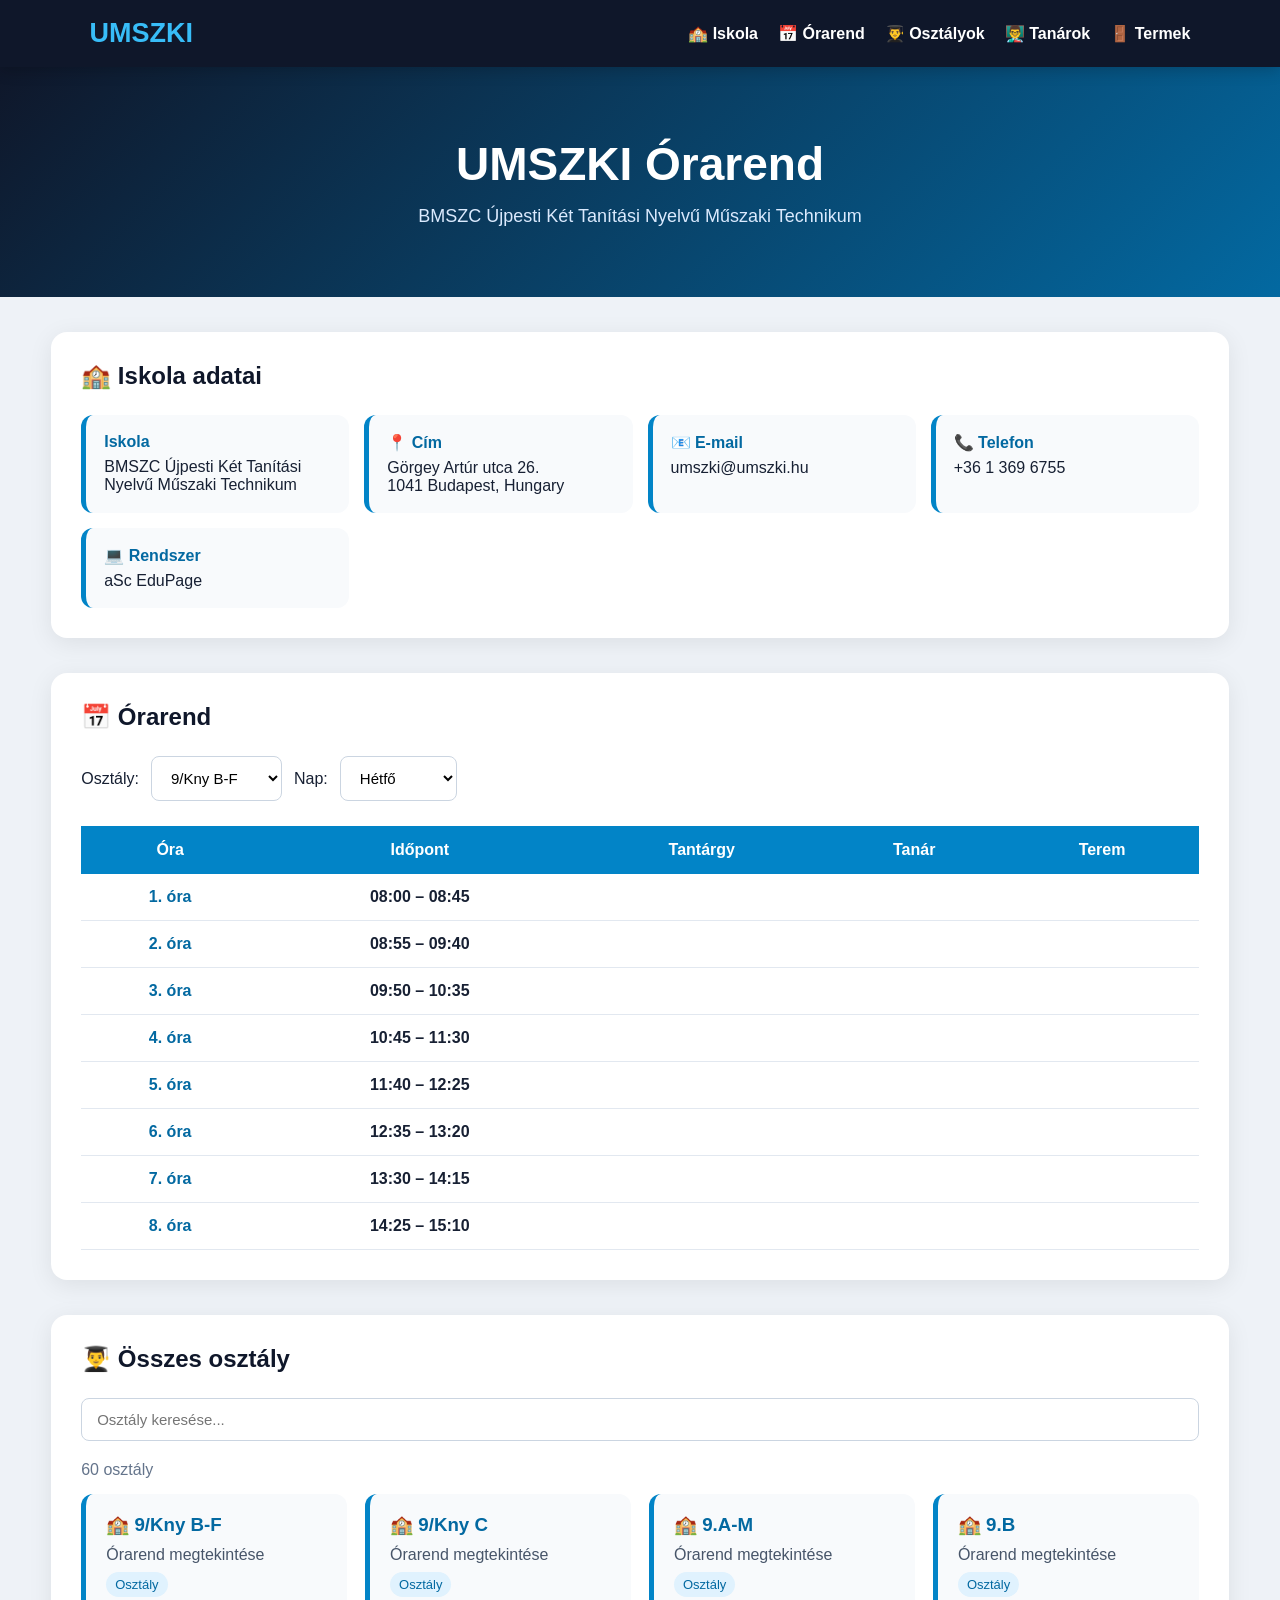
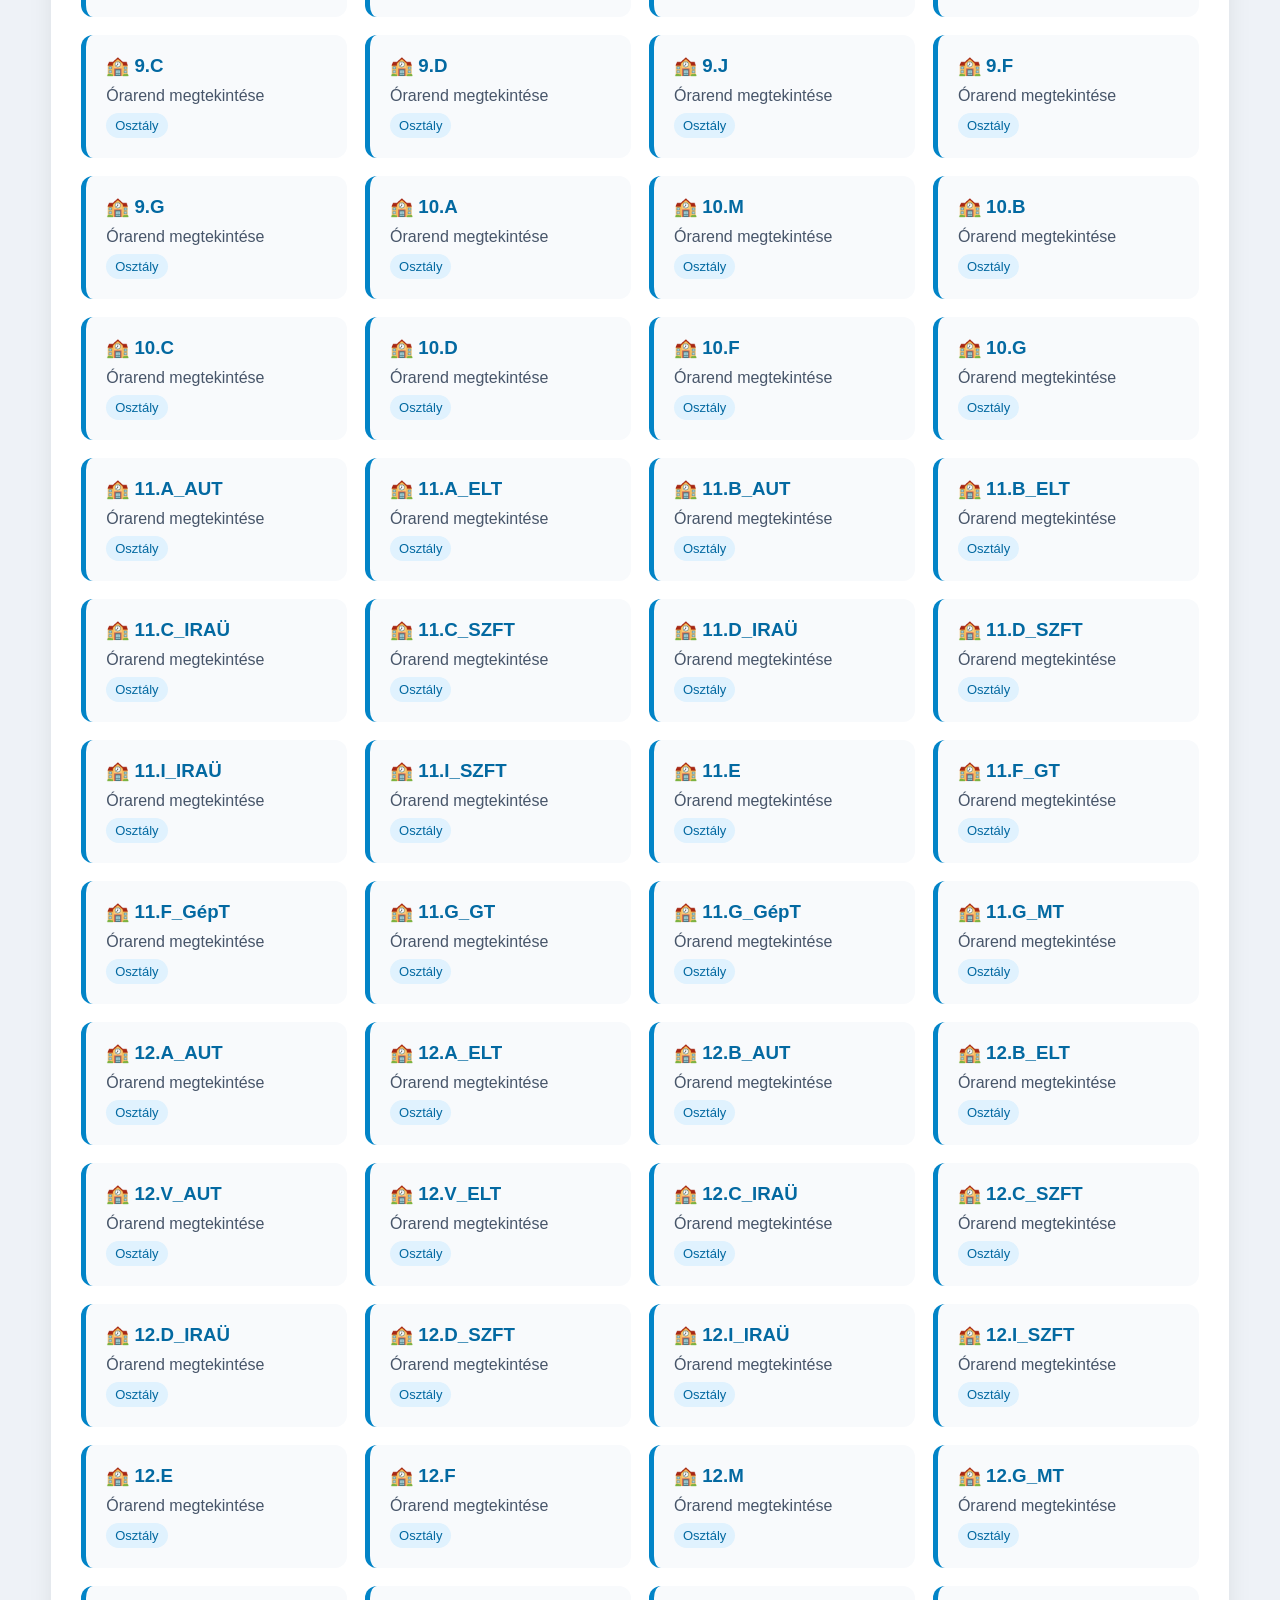
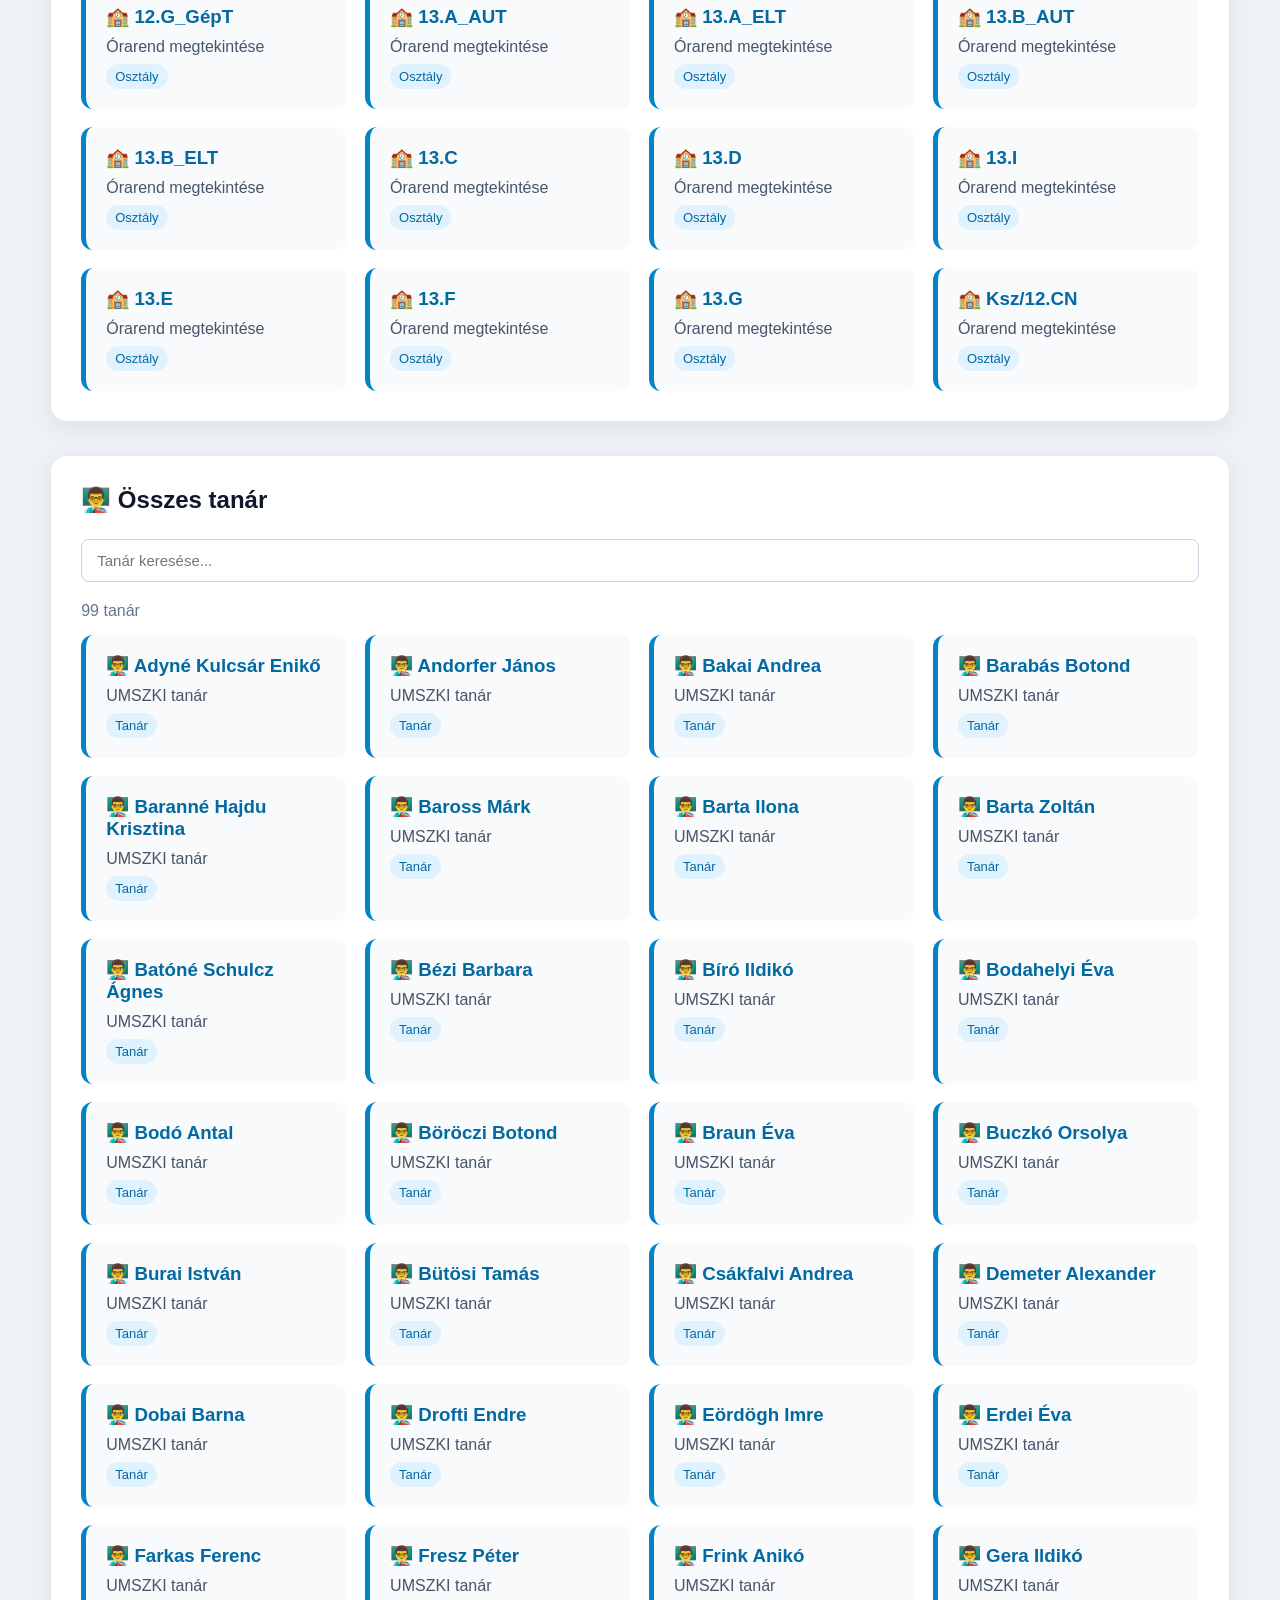
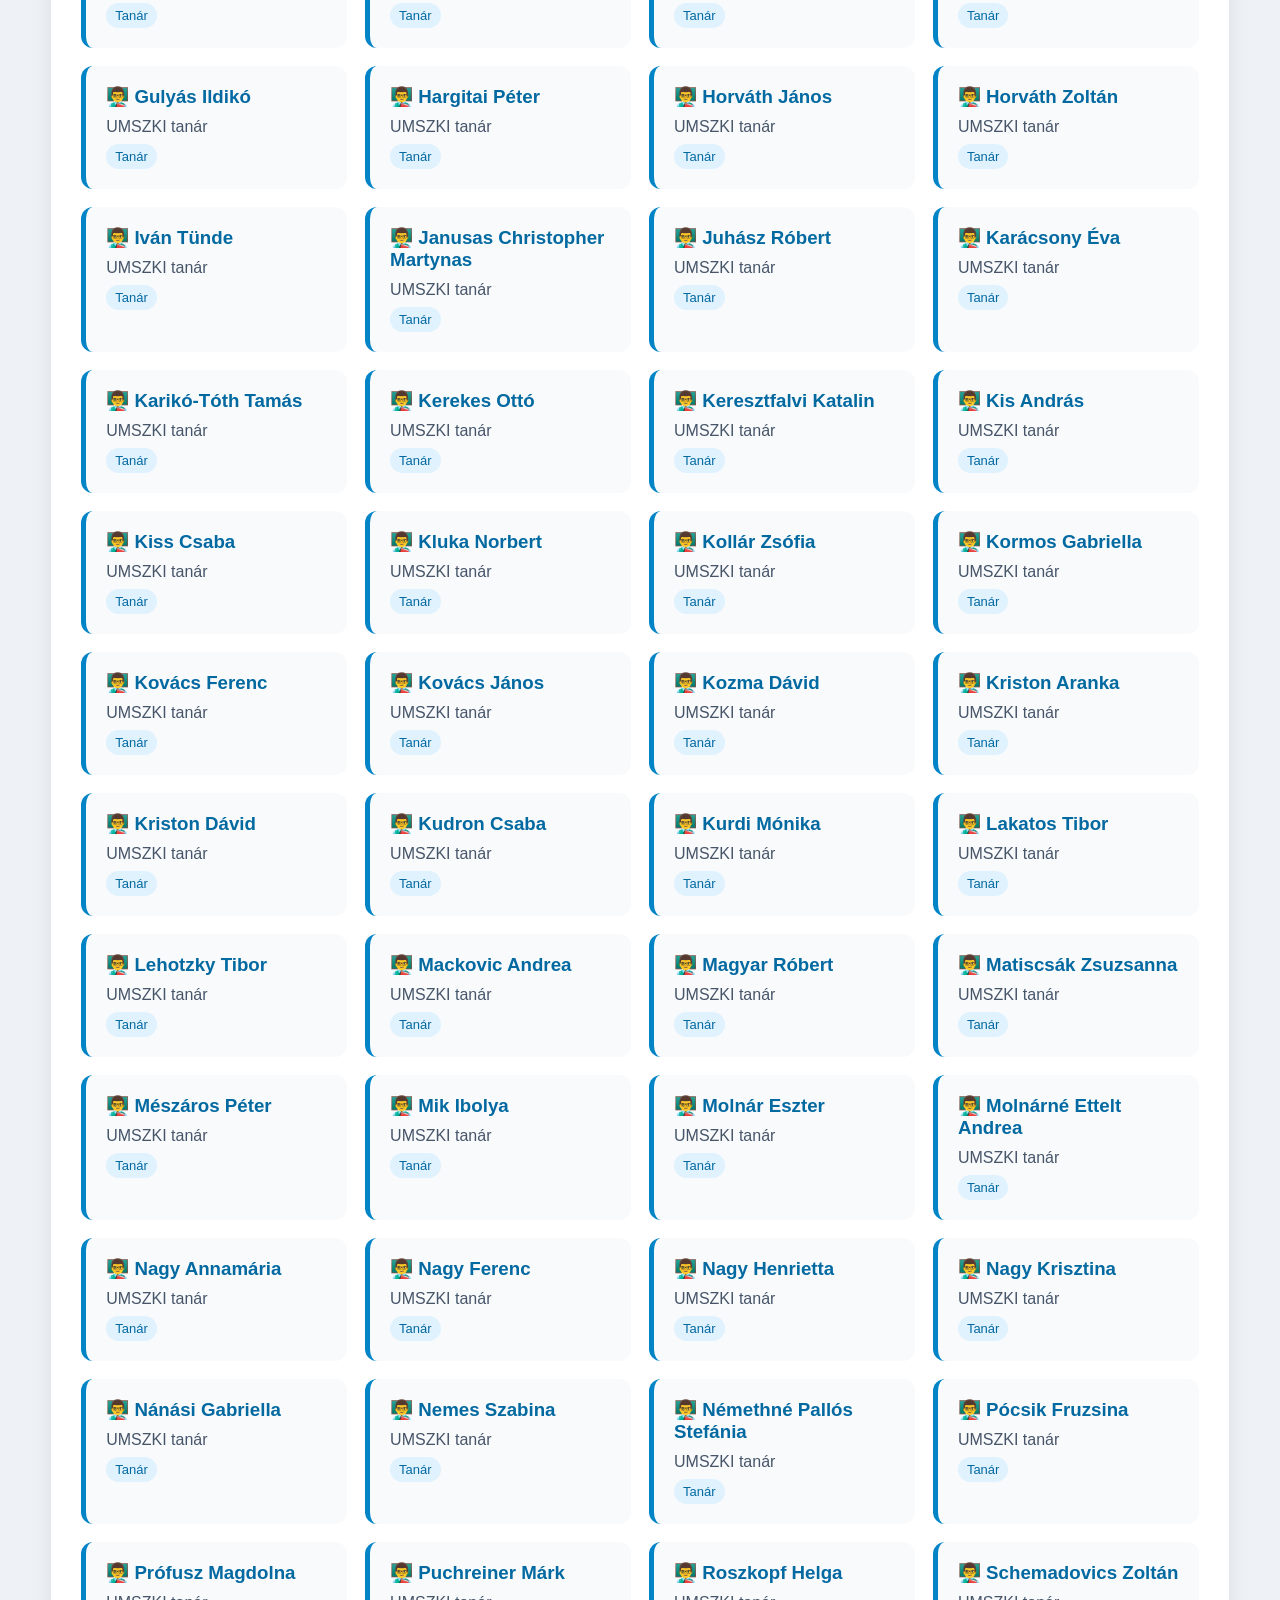
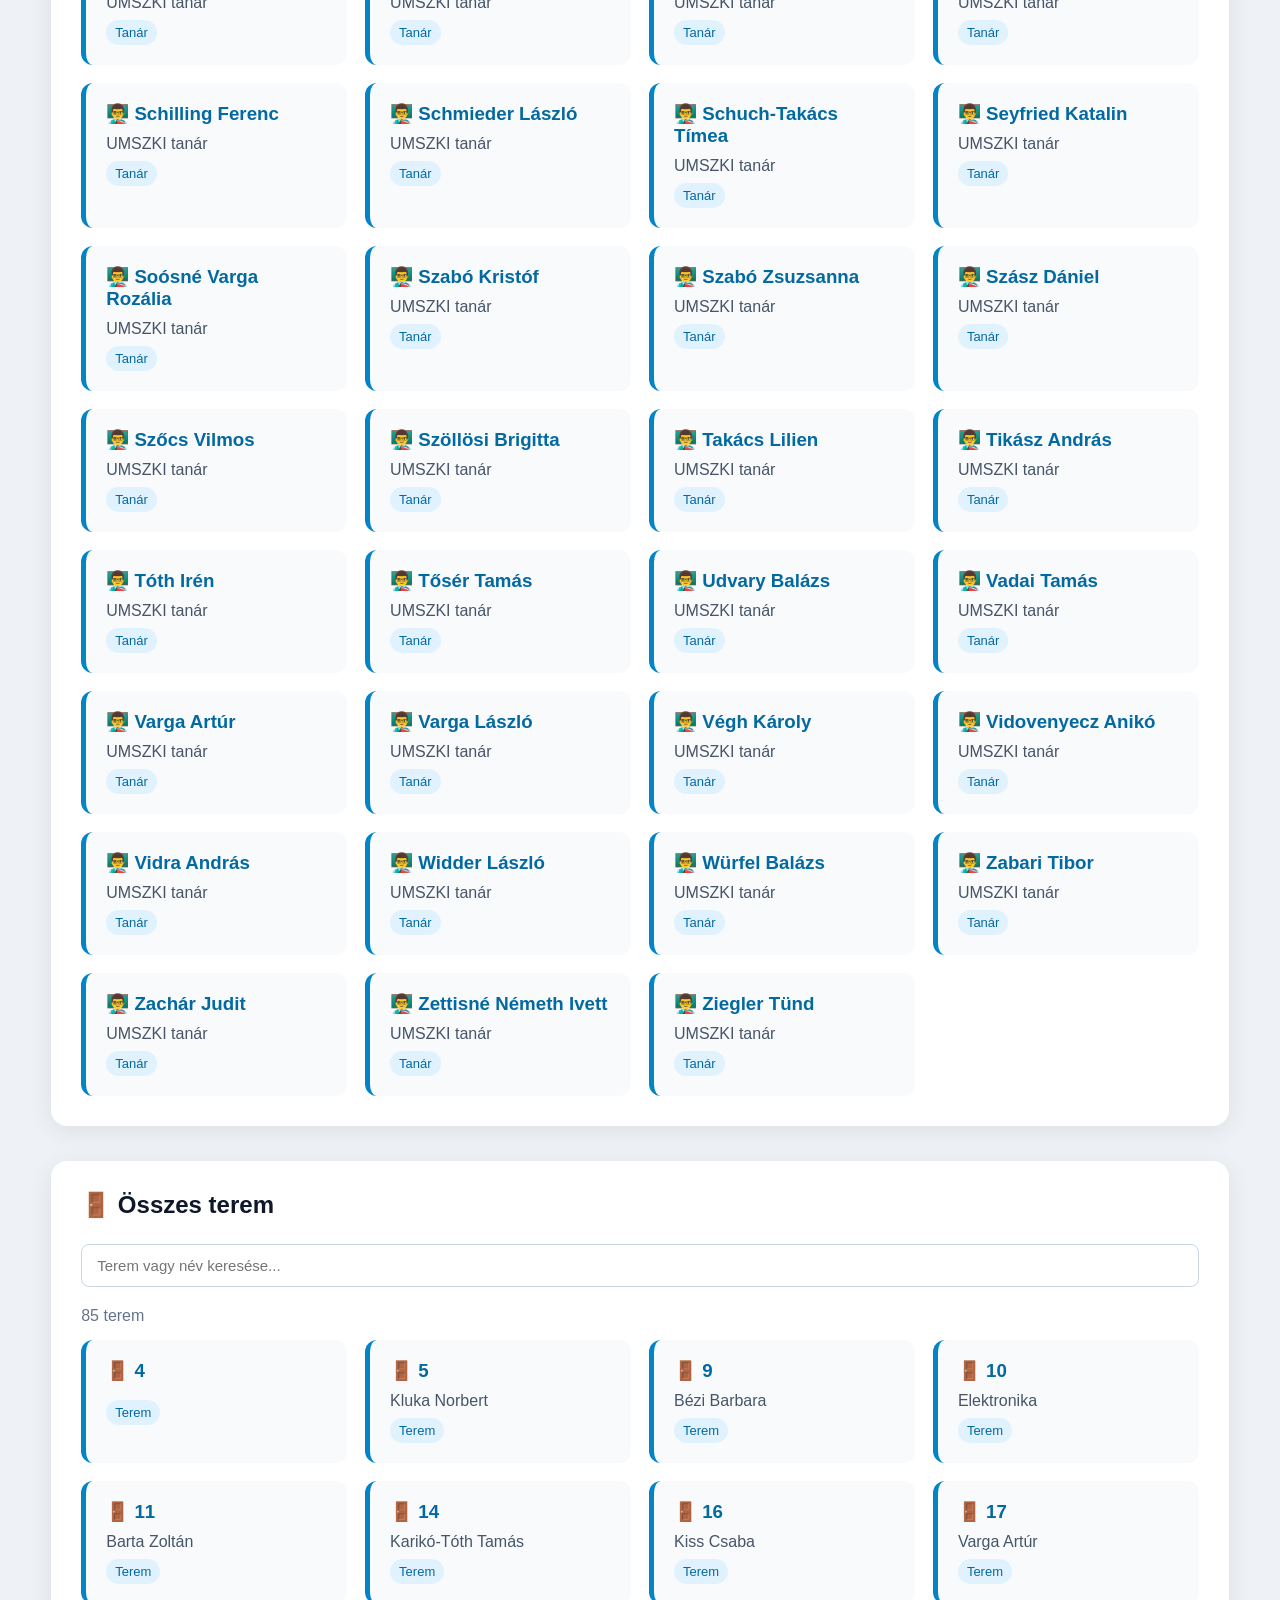
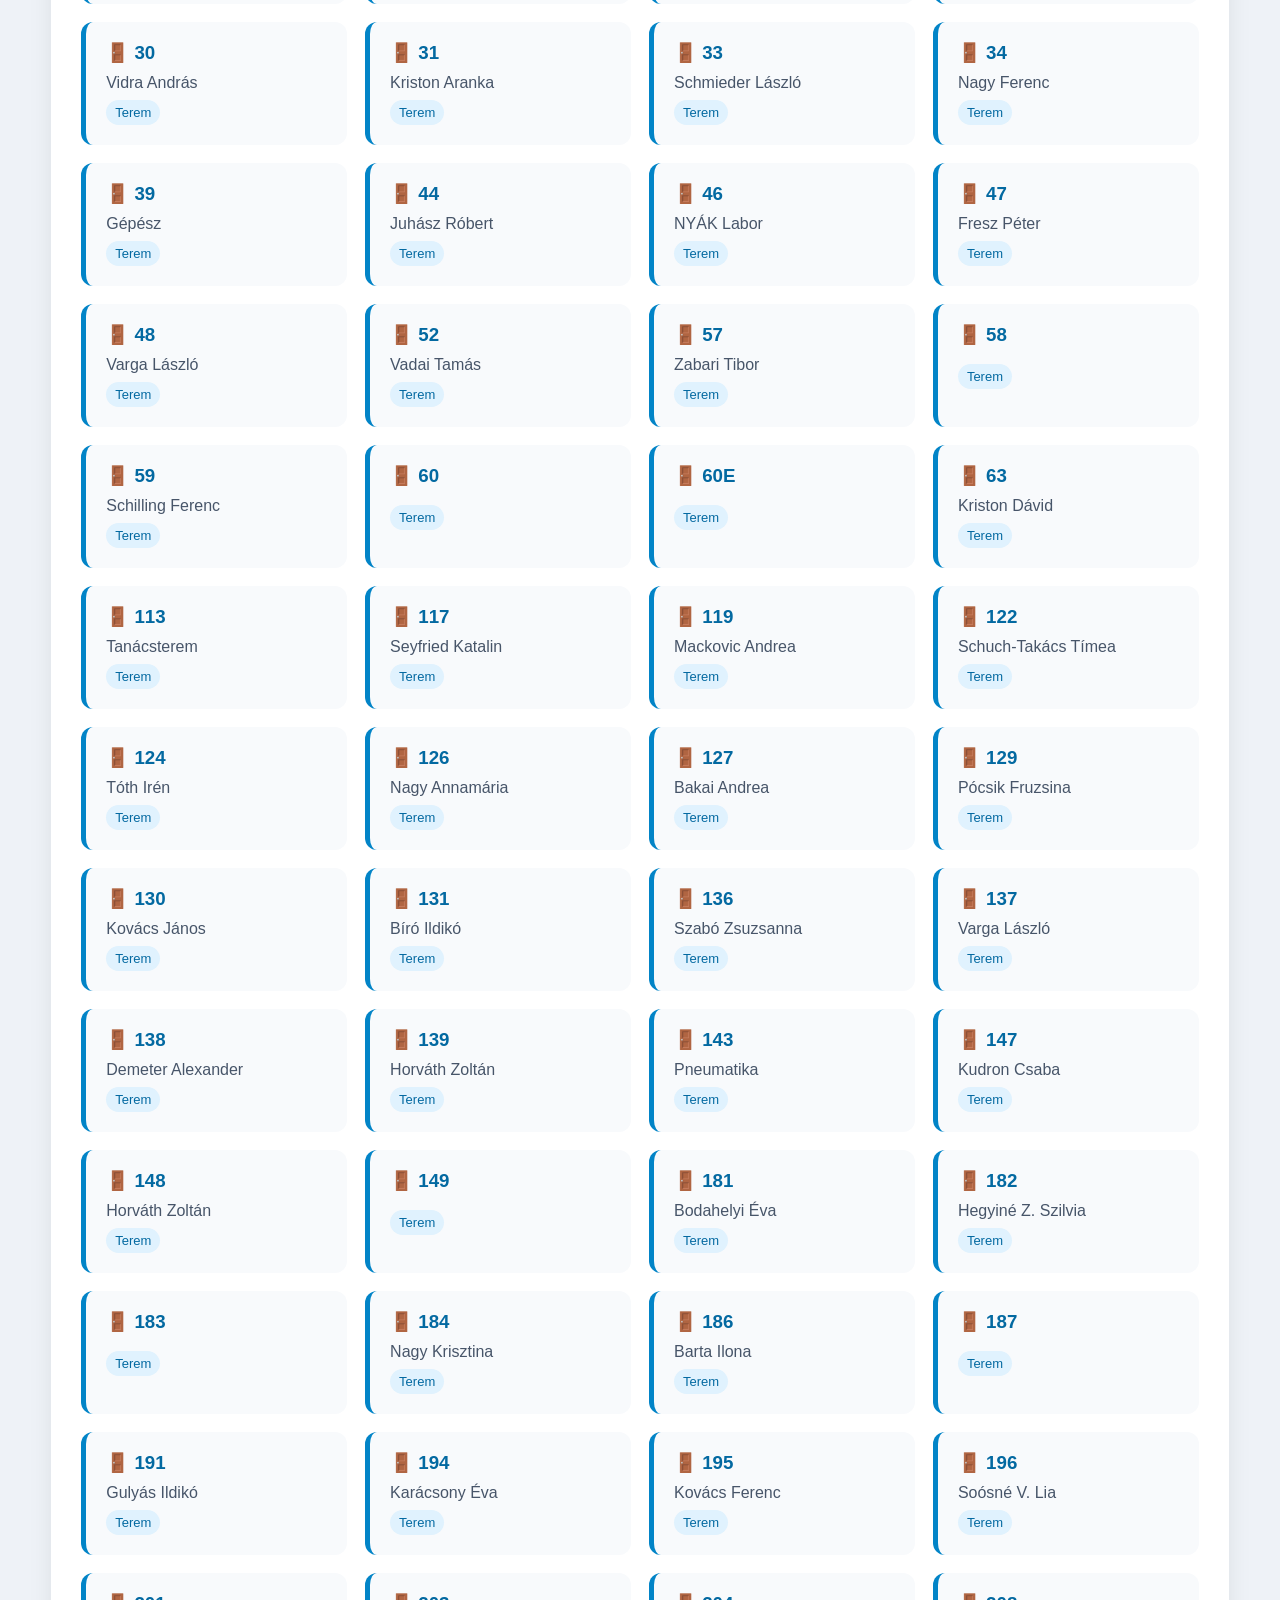
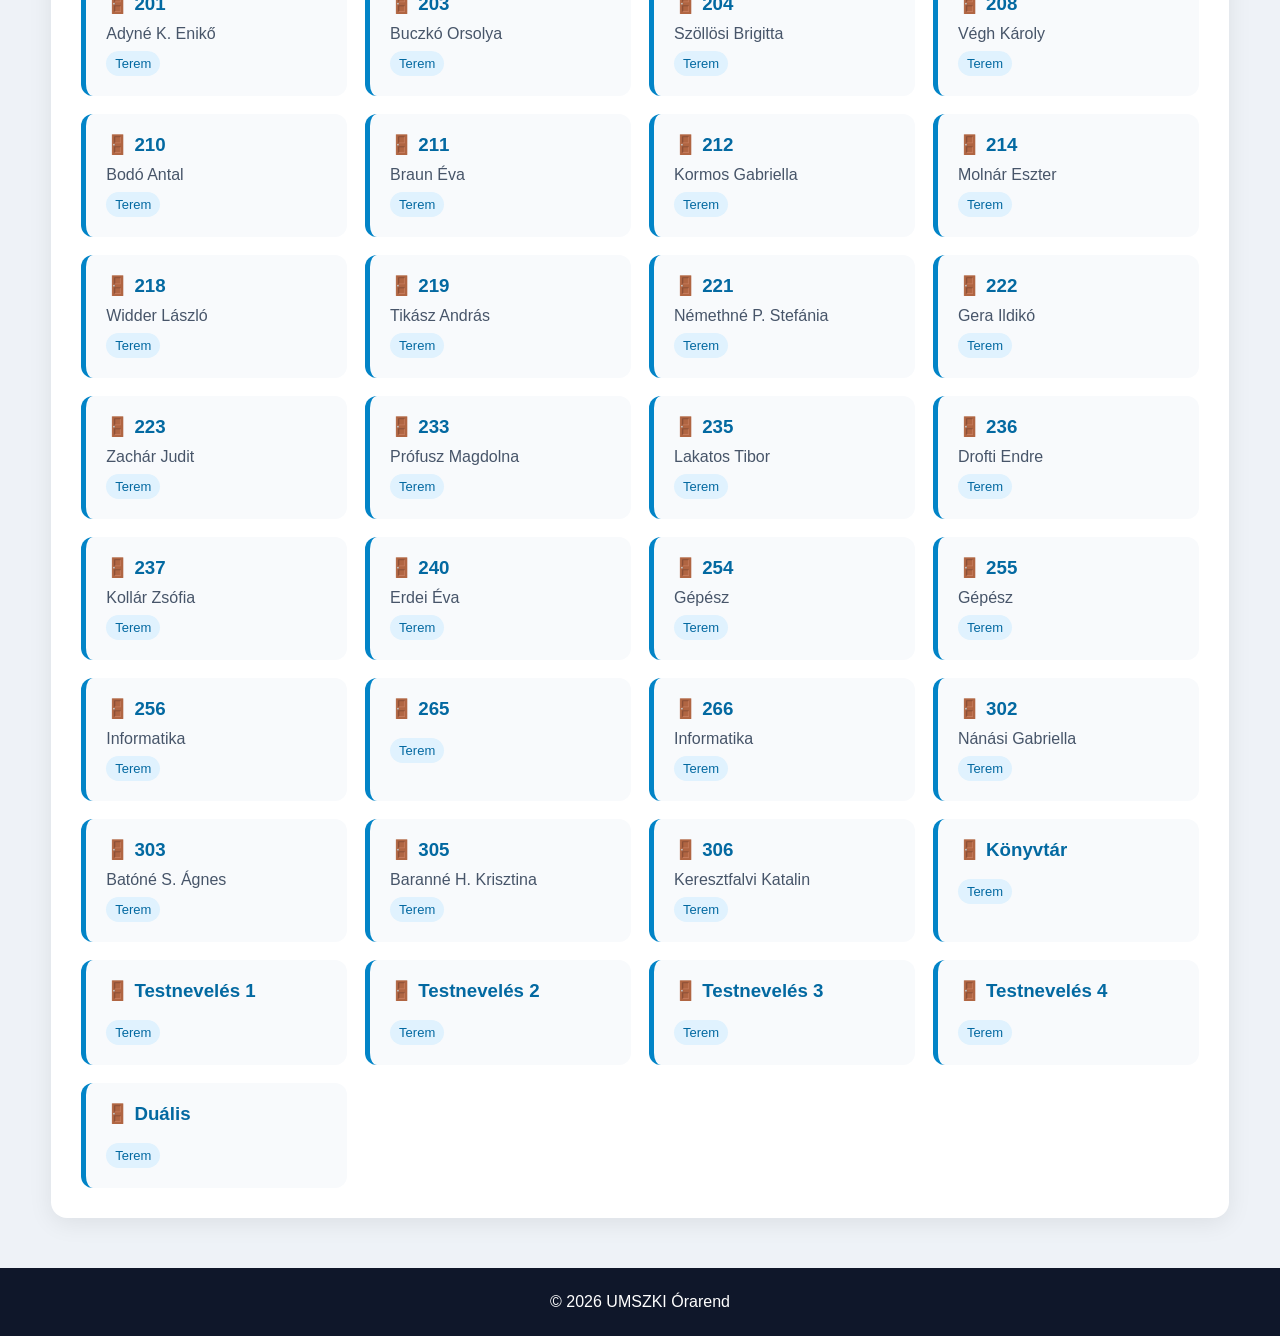
<file: index.html>
<!DOCTYPE html>
<html lang="hu">
<head>
<meta charset="UTF-8">
<meta name="viewport" content="width=device-width, initial-scale=1.0">

<title>UMSZKI Órarend</title>

<style>
* {
    box-sizing: border-box;
    margin: 0;
    padding: 0;
}

html {
    scroll-behavior: smooth;
}

body {
    font-family: Arial, Helvetica, sans-serif;
    background: #eef2f7;
    color: #172033;
}

/* ===== FEJLÉC ===== */

header {
    background: #0f172a;
    color: white;
    padding: 18px 7%;
    display: flex;
    justify-content: space-between;
    align-items: center;
    position: sticky;
    top: 0;
    z-index: 1000;
    box-shadow: 0 3px 15px rgba(0,0,0,.2);
}

.logo {
    font-size: 27px;
    font-weight: bold;
    color: #38bdf8;
}

nav {
    display: flex;
    gap: 20px;
    flex-wrap: wrap;
}

nav a {
    color: white;
    text-decoration: none;
    font-weight: bold;
}

nav a:hover {
    color: #38bdf8;
}

/* ===== HERO ===== */

.hero {
    background: linear-gradient(135deg, #0f172a, #0369a1);
    color: white;
    text-align: center;
    padding: 70px 20px;
}

.hero h1 {
    font-size: 46px;
    margin-bottom: 15px;
}

.hero p {
    font-size: 18px;
    color: #dbeafe;
}

/* ===== FŐ TARTALOM ===== */

main {
    width: 92%;
    max-width: 1350px;
    margin: auto;
}

.section {
    background: white;
    margin: 35px 0;
    padding: 30px;
    border-radius: 16px;
    box-shadow: 0 5px 25px rgba(0,0,0,.08);
}

.section h2 {
    margin-bottom: 25px;
    color: #0f172a;
}

/* ===== ISKOLA ADATOK ===== */

.school-info {
    display: grid;
    grid-template-columns: repeat(auto-fit, minmax(230px, 1fr));
    gap: 15px;
}

.info-box {
    background: #f8fafc;
    padding: 18px;
    border-radius: 12px;
    border-left: 5px solid #0284c7;
}

.info-box strong {
    display: block;
    color: #0369a1;
    margin-bottom: 7px;
}

/* ===== VEZÉRLŐK ===== */

.controls {
    display: flex;
    flex-wrap: wrap;
    gap: 12px;
    align-items: center;
    margin-bottom: 25px;
}

select,
input {
    padding: 12px 15px;
    border: 1px solid #cbd5e1;
    border-radius: 8px;
    font-size: 15px;
    outline: none;
    background: white;
}

select:focus,
input:focus {
    border-color: #0284c7;
    box-shadow: 0 0 0 3px rgba(2,132,199,.1);
}

.search {
    width: 100%;
    margin-bottom: 20px;
}

/* ===== ÓRAREND ===== */

.table-container {
    width: 100%;
    overflow-x: auto;
}

table {
    width: 100%;
    border-collapse: collapse;
    min-width: 800px;
}

th {
    background: #0284c7;
    color: white;
    padding: 15px;
}

td {
    padding: 14px;
    text-align: center;
    border-bottom: 1px solid #e2e8f0;
}

tr:hover td {
    background: #f0f9ff;
}

.ora {
    font-weight: bold;
    color: #0369a1;
}

.idopont {
    white-space: nowrap;
    font-weight: bold;
}

.tantargy {
    font-weight: bold;
}

/* ===== KÁRTYÁK ===== */

.card-grid {
    display: grid;
    grid-template-columns: repeat(auto-fit, minmax(230px, 1fr));
    gap: 18px;
}

.card {
    background: #f8fafc;
    padding: 20px;
    border-radius: 12px;
    border-left: 5px solid #0284c7;
    transition: .2s;
}

.card:hover {
    transform: translateY(-4px);
    box-shadow: 0 8px 20px rgba(0,0,0,.1);
}

.card h3 {
    color: #0369a1;
    margin-bottom: 10px;
}

.card p {
    color: #475569;
    margin-top: 6px;
}

.badge {
    display: inline-block;
    background: #e0f2fe;
    color: #0369a1;
    padding: 5px 9px;
    border-radius: 20px;
    font-size: 13px;
    margin-top: 8px;
}

.count {
    color: #64748b;
    margin-bottom: 15px;
}

/* ===== FOOTER ===== */

footer {
    background: #0f172a;
    color: white;
    text-align: center;
    padding: 25px;
    margin-top: 50px;
}

/* ===== MOBIL ===== */

@media (max-width: 700px) {

    header {
        flex-direction: column;
        gap: 15px;
    }

    nav {
        justify-content: center;
    }

    .hero h1 {
        font-size: 34px;
    }

    .section {
        padding: 20px;
    }

    th,
    td {
        padding: 10px;
        font-size: 13px;
    }
}
</style>
</head>


<body>

<!-- =====================================================
     FEJLÉC
===================================================== -->

<header>

    <div class="logo">
        UMSZKI
    </div>

    <nav>
        <a href="#adatok">🏫 Iskola</a>
        <a href="#orarend">📅 Órarend</a>
        <a href="#osztalyok">👨‍🎓 Osztályok</a>
        <a href="#tanarok">👨‍🏫 Tanárok</a>
        <a href="#termek">🚪 Termek</a>
    </nav>

</header>


<!-- =====================================================
     HERO
===================================================== -->

<section class="hero">

    <h1>
        UMSZKI Órarend
    </h1>

    <p>
        BMSZC Újpesti Két Tanítási Nyelvű Műszaki Technikum
    </p>

</section>


<main>


<!-- =====================================================
     ISKOLA ADATAI
===================================================== -->

<section id="adatok" class="section">

    <h2>🏫 Iskola adatai</h2>

    <div class="school-info">

        <div class="info-box">
            <strong>Iskola</strong>
            BMSZC Újpesti Két Tanítási Nyelvű Műszaki Technikum
        </div>

        <div class="info-box">
            <strong>📍 Cím</strong>
            Görgey Artúr utca 26.<br>
            1041 Budapest, Hungary
        </div>

        <div class="info-box">
            <strong>📧 E-mail</strong>
            umszki@umszki.hu
        </div>

        <div class="info-box">
            <strong>📞 Telefon</strong>
            +36 1 369 6755
        </div>

        <div class="info-box">
            <strong>💻 Rendszer</strong>
            aSc EduPage
        </div>

    </div>

</section>


<!-- =====================================================
     ÓRAREND
===================================================== -->

<section id="orarend" class="section">

    <h2>📅 Órarend</h2>

    <div class="controls">

        <label for="osztaly">
            Osztály:
        </label>

        <select id="osztaly"></select>

        <label for="nap">
            Nap:
        </label>

        <select id="nap">

            <option value="hetfo">Hétfő</option>
            <option value="kedd">Kedd</option>
            <option value="szerda">Szerda</option>
            <option value="csutortok">Csütörtök</option>
            <option value="pentek">Péntek</option>

        </select>

    </div>

    <div
        id="orarendTabla"
        class="table-container">
    </div>

</section>


<!-- =====================================================
     OSZTÁLYOK
===================================================== -->

<section id="osztalyok" class="section">

    <h2>👨‍🎓 Összes osztály</h2>

    <input
        class="search"
        type="text"
        id="osztalyKereses"
        placeholder="Osztály keresése..."
    >

    <p class="count" id="osztalyDarab"></p>

    <div
        id="osztalyLista"
        class="card-grid">
    </div>

</section>


<!-- =====================================================
     TANÁROK
===================================================== -->

<section id="tanarok" class="section">

    <h2>👨‍🏫 Összes tanár</h2>

    <input
        class="search"
        type="text"
        id="tanarKereses"
        placeholder="Tanár keresése..."
    >

    <p class="count" id="tanarDarab"></p>

    <div
        id="tanarLista"
        class="card-grid">
    </div>

</section>


<!-- =====================================================
     TERMEK
===================================================== -->

<section id="termek" class="section">

    <h2>🚪 Összes terem</h2>

    <input
        class="search"
        type="text"
        id="teremKereses"
        placeholder="Terem vagy név keresése..."
    >

    <p class="count" id="teremDarab"></p>

    <div
        id="teremLista"
        class="card-grid">
    </div>

</section>


</main>


<footer>

    <p>
        © 2026 UMSZKI Órarend
    </p>

</footer>


<script>

/* =====================================================
   OSZTÁLYOK
===================================================== */

const osztalyok = [

    "9/Kny B-F",
    "9/Kny C",

    "9.A-M",
    "9.B",
    "9.C",
    "9.D",
    "9.J",
    "9.F",
    "9.G",

    "10.A",
    "10.M",
    "10.B",
    "10.C",
    "10.D",
    "10.F",
    "10.G",

    "11.A_AUT",
    "11.A_ELT",
    "11.B_AUT",
    "11.B_ELT",
    "11.C_IRAÜ",
    "11.C_SZFT",
    "11.D_IRAÜ",
    "11.D_SZFT",
    "11.I_IRAÜ",
    "11.I_SZFT",
    "11.E",
    "11.F_GT",
    "11.F_GépT",
    "11.G_GT",
    "11.G_GépT",
    "11.G_MT",

    "12.A_AUT",
    "12.A_ELT",
    "12.B_AUT",
    "12.B_ELT",
    "12.V_AUT",
    "12.V_ELT",
    "12.C_IRAÜ",
    "12.C_SZFT",
    "12.D_IRAÜ",
    "12.D_SZFT",
    "12.I_IRAÜ",
    "12.I_SZFT",
    "12.E",
    "12.F",
    "12.M",
    "12.G_MT",
    "12.G_GépT",

    "13.A_AUT",
    "13.A_ELT",
    "13.B_AUT",
    "13.B_ELT",
    "13.C",
    "13.D",
    "13.I",
    "13.E",
    "13.F",
    "13.G",

    "Ksz/12.CN"

];


/* =====================================================
   TANÁROK
===================================================== */

const tanarok = [

    "Adyné Kulcsár Enikő",
    "Andorfer János",
    "Bakai Andrea",
    "Barabás Botond",
    "Baranné Hajdu Krisztina",
    "Baross Márk",
    "Barta Ilona",
    "Barta Zoltán",
    "Batóné Schulcz Ágnes",
    "Bézi Barbara",
    "Bíró Ildikó",
    "Bodahelyi Éva",
    "Bodó Antal",
    "Böröczi Botond",
    "Braun Éva",
    "Buczkó Orsolya",
    "Burai István",
    "Bütösi Tamás",
    "Csákfalvi Andrea",
    "Demeter Alexander",
    "Dobai Barna",
    "Drofti Endre",
    "Eördögh Imre",
    "Erdei Éva",
    "Farkas Ferenc",
    "Fresz Péter",
    "Frink Anikó",
    "Gera Ildikó",
    "Gulyás Ildikó",
    "Hargitai Péter",
    "Horváth János",
    "Horváth Zoltán",
    "Iván Tünde",
    "Janusas Christopher Martynas",
    "Juhász Róbert",
    "Karácsony Éva",
    "Karikó-Tóth Tamás",
    "Kerekes Ottó",
    "Keresztfalvi Katalin",
    "Kis András",
    "Kiss Csaba",
    "Kluka Norbert",
    "Kollár Zsófia",
    "Kormos Gabriella",
    "Kovács Ferenc",
    "Kovács János",
    "Kozma Dávid",
    "Kriston Aranka",
    "Kriston Dávid",
    "Kudron Csaba",
    "Kurdi Mónika",
    "Lakatos Tibor",
    "Lehotzky Tibor",
    "Mackovic Andrea",
    "Magyar Róbert",
    "Matiscsák Zsuzsanna",
    "Mészáros Péter",
    "Mik Ibolya",
    "Molnár Eszter",
    "Molnárné Ettelt Andrea",
    "Nagy Annamária",
    "Nagy Ferenc",
    "Nagy Henrietta",
    "Nagy Krisztina",
    "Nánási Gabriella",
    "Nemes Szabina",
    "Némethné Pallós Stefánia",
    "Pócsik Fruzsina",
    "Prófusz Magdolna",
    "Puchreiner Márk",
    "Roszkopf Helga",
    "Schemadovics Zoltán",
    "Schilling Ferenc",
    "Schmieder László",
    "Schuch-Takács Tímea",
    "Seyfried Katalin",
    "Soósné Varga Rozália",
    "Szabó Kristóf",
    "Szabó Zsuzsanna",
    "Szász Dániel",
    "Szőcs Vilmos",
    "Szöllösi Brigitta",
    "Takács Lilien",
    "Tikász András",
    "Tóth Irén",
    "Tősér Tamás",
    "Udvary Balázs",
    "Vadai Tamás",
    "Varga Artúr",
    "Varga László",
    "Végh Károly",
    "Vidovenyecz Anikó",
    "Vidra András",
    "Widder László",
    "Würfel Balázs",
    "Zabari Tibor",
    "Zachár Judit",
    "Zettisné Németh Ivett",
    "Ziegler Tünd"

];


/* =====================================================
   TERMEK
===================================================== */

const termek = [

    { szam: "4", nev: "" },
    { szam: "5", nev: "Kluka Norbert" },
    { szam: "9", nev: "Bézi Barbara" },
    { szam: "10", nev: "Elektronika" },
    { szam: "11", nev: "Barta Zoltán" },
    { szam: "14", nev: "Karikó-Tóth Tamás" },
    { szam: "16", nev: "Kiss Csaba" },
    { szam: "17", nev: "Varga Artúr" },
    { szam: "30", nev: "Vidra András" },
    { szam: "31", nev: "Kriston Aranka" },
    { szam: "33", nev: "Schmieder László" },
    { szam: "34", nev: "Nagy Ferenc" },
    { szam: "39", nev: "Gépész" },
    { szam: "44", nev: "Juhász Róbert" },
    { szam: "46", nev: "NYÁK Labor" },
    { szam: "47", nev: "Fresz Péter" },
    { szam: "48", nev: "Varga László" },
    { szam: "52", nev: "Vadai Tamás" },
    { szam: "57", nev: "Zabari Tibor" },
    { szam: "58", nev: "" },
    { szam: "59", nev: "Schilling Ferenc" },
    { szam: "60", nev: "" },
    { szam: "60E", nev: "" },
    { szam: "63", nev: "Kriston Dávid" },

    { szam: "113", nev: "Tanácsterem" },
    { szam: "117", nev: "Seyfried Katalin" },
    { szam: "119", nev: "Mackovic Andrea" },
    { szam: "122", nev: "Schuch-Takács Tímea" },
    { szam: "124", nev: "Tóth Irén" },
    { szam: "126", nev: "Nagy Annamária" },
    { szam: "127", nev: "Bakai Andrea" },
    { szam: "129", nev: "Pócsik Fruzsina" },
    { szam: "130", nev: "Kovács János" },
    { szam: "131", nev: "Bíró Ildikó" },
    { szam: "136", nev: "Szabó Zsuzsanna" },
    { szam: "137", nev: "Varga László" },
    { szam: "138", nev: "Demeter Alexander" },
    { szam: "139", nev: "Horváth Zoltán" },
    { szam: "143", nev: "Pneumatika" },
    { szam: "147", nev: "Kudron Csaba" },
    { szam: "148", nev: "Horváth Zoltán" },
    { szam: "149", nev: "" },

    { szam: "181", nev: "Bodahelyi Éva" },
    { szam: "182", nev: "Hegyiné Z. Szilvia" },
    { szam: "183", nev: "" },
    { szam: "184", nev: "Nagy Krisztina" },
    { szam: "186", nev: "Barta Ilona" },
    { szam: "187", nev: "" },
    { szam: "191", nev: "Gulyás Ildikó" },
    { szam: "194", nev: "Karácsony Éva" },
    { szam: "195", nev: "Kovács Ferenc" },
    { szam: "196", nev: "Soósné V. Lia" },

    { szam: "201", nev: "Adyné K. Enikő" },
    { szam: "203", nev: "Buczkó Orsolya" },
    { szam: "204", nev: "Szöllösi Brigitta" },
    { szam: "208", nev: "Végh Károly" },
    { szam: "210", nev: "Bodó Antal" },
    { szam: "211", nev: "Braun Éva" },
    { szam: "212", nev: "Kormos Gabriella" },
    { szam: "214", nev: "Molnár Eszter" },
    { szam: "218", nev: "Widder László" },
    { szam: "219", nev: "Tikász András" },
    { szam: "221", nev: "Némethné P. Stefánia" },
    { szam: "222", nev: "Gera Ildikó" },
    { szam: "223", nev: "Zachár Judit" },
    { szam: "233", nev: "Prófusz Magdolna" },
    { szam: "235", nev: "Lakatos Tibor" },
    { szam: "236", nev: "Drofti Endre" },
    { szam: "237", nev: "Kollár Zsófia" },
    { szam: "240", nev: "Erdei Éva" },
    { szam: "254", nev: "Gépész" },
    { szam: "255", nev: "Gépész" },
    { szam: "256", nev: "Informatika" },
    { szam: "265", nev: "" },
    { szam: "266", nev: "Informatika" },

    { szam: "302", nev: "Nánási Gabriella" },
    { szam: "303", nev: "Batóné S. Ágnes" },
    { szam: "305", nev: "Baranné H. Krisztina" },
    { szam: "306", nev: "Keresztfalvi Katalin" },

    { szam: "Könyvtár", nev: "" },

    { szam: "Testnevelés 1", nev: "" },
    { szam: "Testnevelés 2", nev: "" },
    { szam: "Testnevelés 3", nev: "" },
    { szam: "Testnevelés 4", nev: "" },

    { szam: "Duális", nev: "" }

];


/* =====================================================
   ÓRÁK
===================================================== */

const oraIdopontok = [

    ["1. óra", "08:00", "08:45"],
    ["2. óra", "08:55", "09:40"],
    ["3. óra", "09:50", "10:35"],
    ["4. óra", "10:45", "11:30"],
    ["5. óra", "11:40", "12:25"],
    ["6. óra", "12:35", "13:20"],
    ["7. óra", "13:30", "14:15"],
    ["8. óra", "14:25", "15:10"]

];

const napok = [
    "hetfo",
    "kedd",
    "szerda",
    "csutortok",
    "pentek"
];


/* =====================================================
   ÓRAREND ADATOK
===================================================== */

const orarend = {};

osztalyok.forEach(osztaly => {

    orarend[osztaly] = {};

    napok.forEach(nap => {

        orarend[osztaly][nap] =
            oraIdopontok.map(ora => ({

                ora: ora[0],
                kezdes: ora[1],
                vege: ora[2],
                tantargy: "",
                tanar: "",
                terem: ""

            }));

    });

});


/* =====================================================
   OSZTÁLY VÁLASZTÓ
===================================================== */

const osztalySelect =
    document.getElementById("osztaly");

osztalyok.forEach(osztaly => {

    const option =
        document.createElement("option");

    option.value = osztaly;
    option.textContent = osztaly;

    osztalySelect.appendChild(option);

});


/* =====================================================
   ÓRAREND MEGJELENÍTÉSE
===================================================== */

const napSelect =
    document.getElementById("nap");

const tabla =
    document.getElementById("orarendTabla");


function mutatOrarend() {

    const osztaly = osztalySelect.value;
    const nap = napSelect.value;

    const adatok =
        orarend[osztaly][nap];

    let html = `
        <table>

            <thead>

                <tr>
                    <th>Óra</th>
                    <th>Időpont</th>
                    <th>Tantárgy</th>
                    <th>Tanár</th>
                    <th>Terem</th>
                </tr>

            </thead>

            <tbody>
    `;

    adatok.forEach(ora => {

        html += `

            <tr>

                <td class="ora">
                    ${ora.ora}
                </td>

                <td class="idopont">
                    ${ora.kezdes} – ${ora.vege}
                </td>

                <td class="tantargy">
                    ${ora.tantargy}
                </td>

                <td>
                    ${ora.tanar}
                </td>

                <td>
                    ${ora.terem}
                </td>

            </tr>

        `;

    });

    html += `
            </tbody>
        </table>
    `;

    tabla.innerHTML = html;
}


osztalySelect.addEventListener(
    "change",
    mutatOrarend
);

napSelect.addEventListener(
    "change",
    mutatOrarend
);


/* =====================================================
   OSZTÁLYLISTA
===================================================== */

const osztalyLista =
    document.getElementById("osztalyLista");

const osztalyDarab =
    document.getElementById("osztalyDarab");


function mutatOsztalyokat(kereses = "") {

    const eredmeny =
        osztalyok.filter(osztaly =>
            osztaly
                .toLowerCase()
                .includes(
                    kereses.toLowerCase()
                )
        );

    osztalyDarab.textContent =
        `${eredmeny.length} osztály`;

    osztalyLista.innerHTML =
        eredmeny.map(osztaly => `

            <div class="card">

                <h3>
                    🏫 ${osztaly}
                </h3>

                <p>
                    Órarend megtekintése
                </p>

                <span class="badge">
                    Osztály
                </span>

            </div>

        `).join("");
}


document
    .getElementById("osztalyKereses")
    .addEventListener("input", event => {

        mutatOsztalyokat(
            event.target.value
        );

    });


/* =====================================================
   TANÁRLISTA
===================================================== */

const tanarLista =
    document.getElementById("tanarLista");

const tanarDarab =
    document.getElementById("tanarDarab");


function mutatTanarokat(kereses = "") {

    const eredmeny =
        tanarok.filter(tanar =>
            tanar
                .toLowerCase()
                .includes(
                    kereses.toLowerCase()
                )
        );

    tanarDarab.textContent =
        `${eredmeny.length} tanár`;

    tanarLista.innerHTML =
        eredmeny.map(tanar => `

            <div class="card">

                <h3>
                    👨‍🏫 ${tanar}
                </h3>

                <p>
                    UMSZKI tanár
                </p>

                <span class="badge">
                    Tanár
                </span>

            </div>

        `).join("");
}


document
    .getElementById("tanarKereses")
    .addEventListener("input", event => {

        mutatTanarokat(
            event.target.value
        );

    });


/* =====================================================
   TEREMLISTA
===================================================== */

const teremLista =
    document.getElementById("teremLista");

const teremDarab =
    document.getElementById("teremDarab");


function mutatTermeket(kereses = "") {

    const eredmeny =
        termek.filter(terem => {

            const keresheto =
                `${terem.szam} ${terem.nev}`
                    .toLowerCase();

            return keresheto.includes(
                kereses.toLowerCase()
            );

        });

    teremDarab.textContent =
        `${eredmeny.length} terem`;

    teremLista.innerHTML =
        eredmeny.map(terem => `

            <div class="card">

                <h3>
                    🚪 ${terem.szam}
                </h3>

                ${
                    terem.nev
                    ? `<p>${terem.nev}</p>`
                    : ""
                }

                <span class="badge">
                    Terem
                </span>

            </div>

        `).join("");
}


document
    .getElementById("teremKereses")
    .addEventListener("input", event => {

        mutatTermeket(
            event.target.value
        );

    });


/* =====================================================
   INDÍTÁS
===================================================== */

mutatOrarend();
mutatOsztalyokat();
mutatTanarokat();
mutatTermeket();

</script>

</body>
</html>
</file>
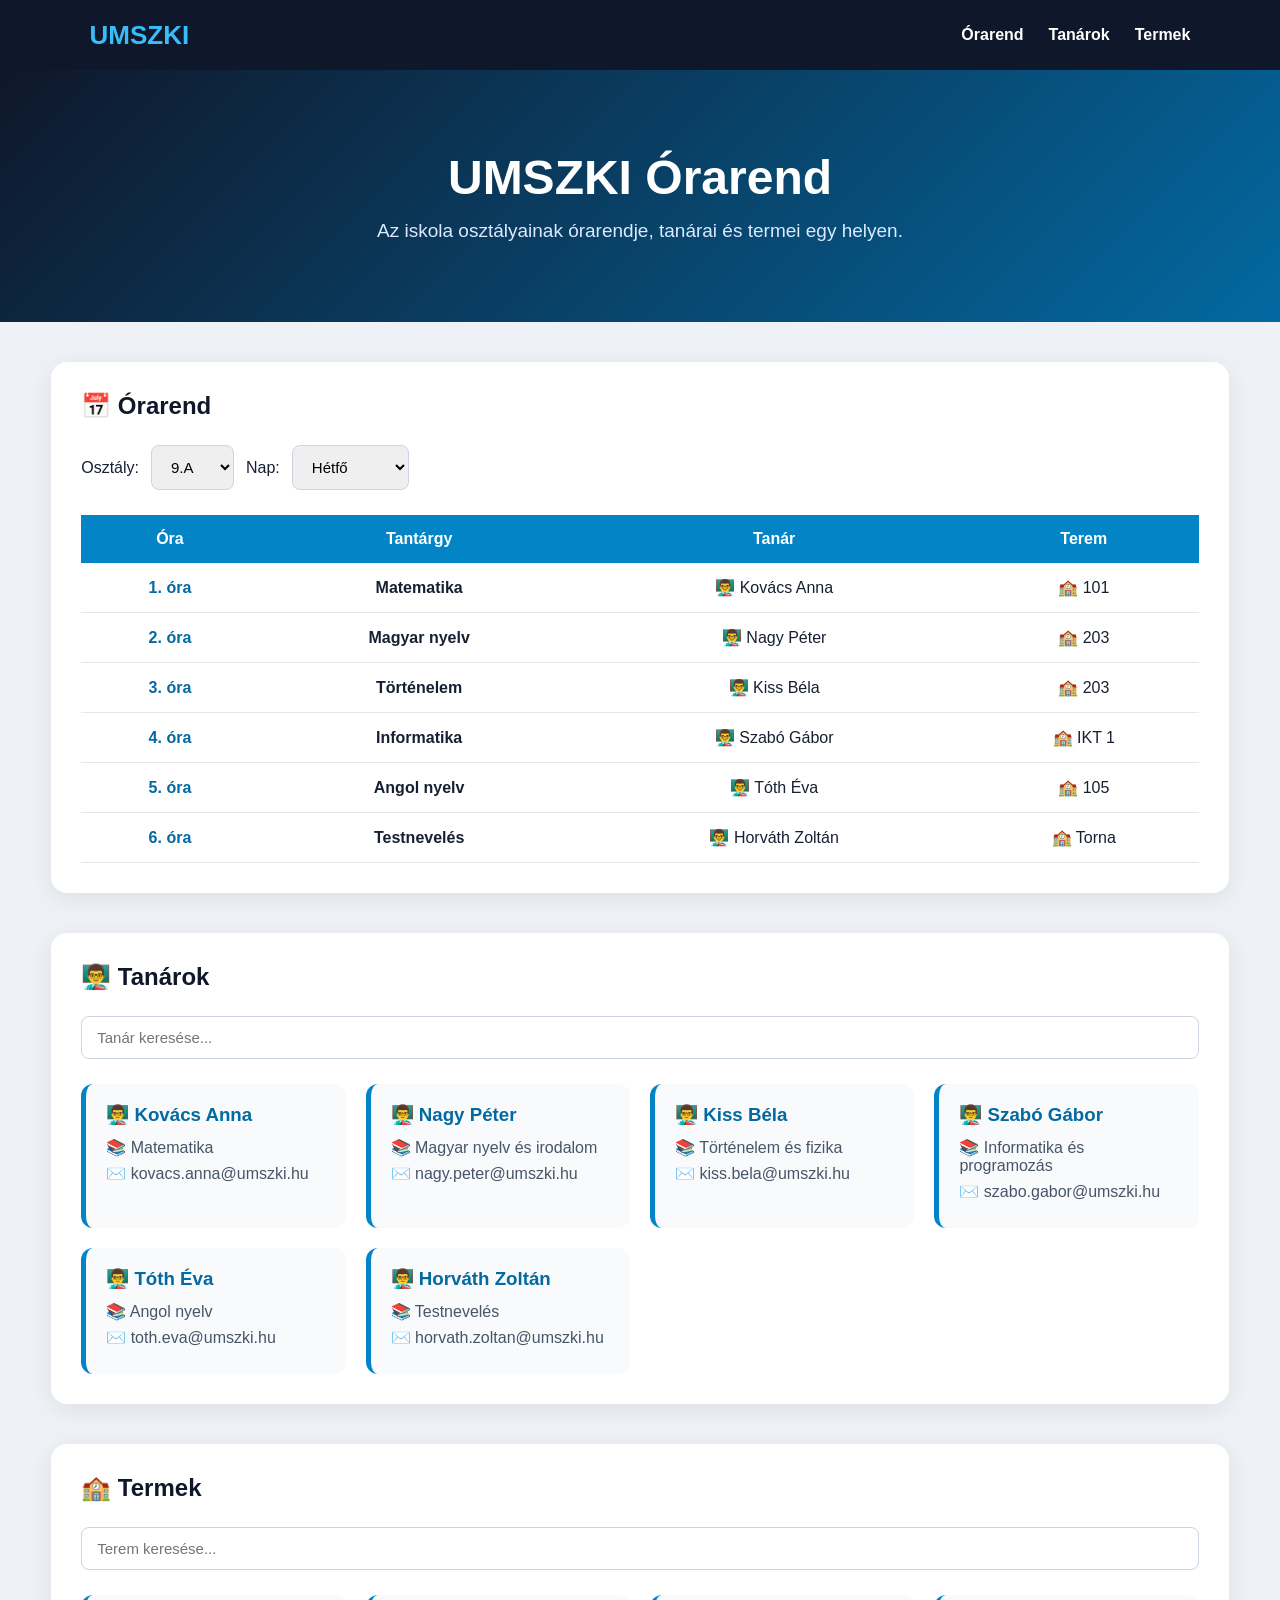
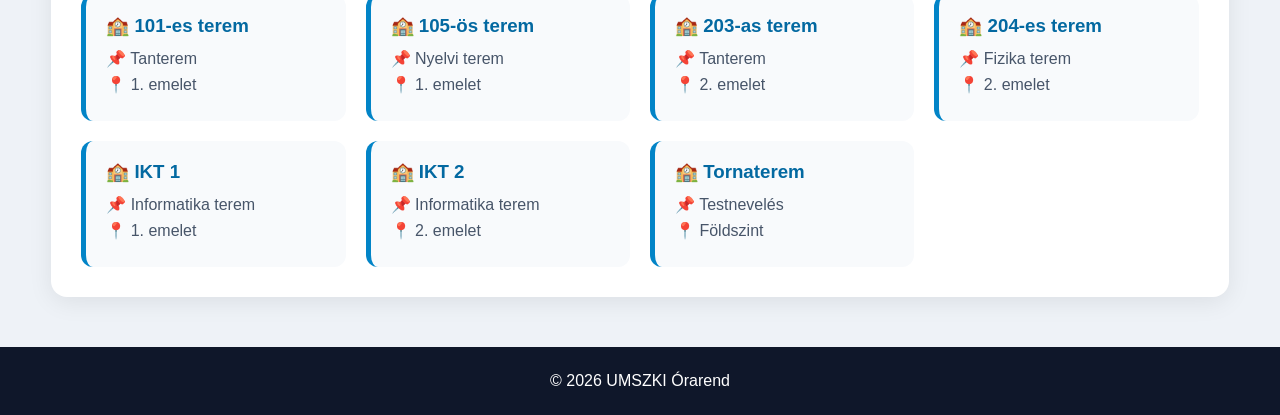
<file: 2/index.html>
<!DOCTYPE html>
<html lang="hu">
<head>
    <meta charset="UTF-8">
    <meta name="viewport" content="width=device-width, initial-scale=1.0">

    <title>UMSZKI Órarend</title>

    <style>
        * {
            margin: 0;
            padding: 0;
            box-sizing: border-box;
        }

        html {
            scroll-behavior: smooth;
        }

        body {
            font-family: Arial, Helvetica, sans-serif;
            background: #eef2f7;
            color: #172033;
        }

        /* FEJLÉC */

        header {
            background: #0f172a;
            color: white;

            min-height: 70px;
            padding: 15px 7%;

            display: flex;
            align-items: center;
            justify-content: space-between;
        }

        .logo {
            font-size: 26px;
            font-weight: bold;
            color: #38bdf8;
        }

        nav {
            display: flex;
            gap: 25px;
        }

        nav a {
            color: white;
            text-decoration: none;
            font-weight: bold;
        }

        nav a:hover {
            color: #38bdf8;
        }

        /* HERO */

        .hero {
            background: linear-gradient(
                135deg,
                #0f172a,
                #0369a1
            );

            color: white;
            text-align: center;

            padding: 80px 20px;
        }

        .hero h1 {
            font-size: 48px;
            margin-bottom: 15px;
        }

        .hero p {
            font-size: 19px;
            color: #dbeafe;
        }

        /* MAIN */

        main {
            width: 92%;
            max-width: 1250px;
            margin: auto;
        }

        .section {
            background: white;

            margin: 40px 0;
            padding: 30px;

            border-radius: 16px;

            box-shadow: 0 5px 25px rgba(0,0,0,0.08);
        }

        .section h2 {
            margin-bottom: 25px;
            color: #0f172a;
        }

        /* KERESŐK */

        .controls {
            display: flex;
            flex-wrap: wrap;
            align-items: center;
            gap: 12px;

            margin-bottom: 25px;
        }

        select,
        input {
            padding: 12px 15px;

            border: 1px solid #cbd5e1;
            border-radius: 8px;

            font-size: 15px;

            outline: none;
        }

        select:focus,
        input:focus {
            border-color: #0284c7;
        }

        /* ÓRAREND */

        .table-container {
            overflow-x: auto;
        }

        table {
            width: 100%;
            border-collapse: collapse;
        }

        th {
            background: #0284c7;
            color: white;
            padding: 15px;
        }

        td {
            padding: 15px;
            border-bottom: 1px solid #e2e8f0;
            text-align: center;
        }

        tr:hover td {
            background: #f0f9ff;
        }

        .ora {
            color: #0369a1;
            font-weight: bold;
        }

        .tantargy {
            font-weight: bold;
        }

        /* KÁRTYÁK */

        .card-grid {
            display: grid;

            grid-template-columns:
                repeat(auto-fit, minmax(220px, 1fr));

            gap: 20px;
        }

        .card {
            background: #f8fafc;

            padding: 20px;

            border-radius: 12px;

            border-left: 5px solid #0284c7;

            transition: 0.2s;
        }

        .card:hover {
            transform: translateY(-4px);

            box-shadow:
                0 8px 20px rgba(0,0,0,0.1);
        }

        .card h3 {
            color: #0369a1;
            margin-bottom: 12px;
        }

        .card p {
            margin: 7px 0;
            color: #475569;
        }

        #tanarKereses,
        #teremKereses {
            width: 100%;
            margin-bottom: 25px;
        }

        /* FOOTER */

        footer {
            background: #0f172a;
            color: white;

            text-align: center;

            padding: 25px;

            margin-top: 50px;
        }

        /* MOBIL */

        @media (max-width: 700px) {

            header {
                flex-direction: column;
                gap: 15px;
            }

            nav {
                gap: 15px;
            }

            .hero h1 {
                font-size: 34px;
            }

            .section {
                padding: 20px;
            }

            th,
            td {
                padding: 9px;
                font-size: 13px;
            }
        }
    </style>
</head>

<body>

<!-- =========================
     FEJLÉC
========================= -->

<header>

    <div class="logo">
        UMSZKI
    </div>

    <nav>
        <a href="#orarend">Órarend</a>
        <a href="#tanarok">Tanárok</a>
        <a href="#termek">Termek</a>
    </nav>

</header>


<!-- =========================
     FŐCÍM
========================= -->

<section class="hero">

    <h1>UMSZKI Órarend</h1>

    <p>
        Az iskola osztályainak órarendje,
        tanárai és termei egy helyen.
    </p>

</section>


<main>

<!-- =========================
     ÓRAREND
========================= -->

<section id="orarend" class="section">

    <h2>📅 Órarend</h2>

    <div class="controls">

        <label for="osztaly">
            Osztály:
        </label>

        <select id="osztaly">

            <option value="9a">9.A</option>
            <option value="9b">9.B</option>

            <option value="10a">10.A</option>
            <option value="10b">10.B</option>

            <option value="11a">11.A</option>
            <option value="11b">11.B</option>

            <option value="12a">12.A</option>
            <option value="12b">12.B</option>

        </select>


        <label for="nap">
            Nap:
        </label>

        <select id="nap">

            <option value="hetfo">
                Hétfő
            </option>

            <option value="kedd">
                Kedd
            </option>

            <option value="szerda">
                Szerda
            </option>

            <option value="csutortok">
                Csütörtök
            </option>

            <option value="pentek">
                Péntek
            </option>

        </select>

    </div>


    <div
        id="orarendTabla"
        class="table-container">
    </div>

</section>


<!-- =========================
     TANÁROK
========================= -->

<section id="tanarok" class="section">

    <h2>👨‍🏫 Tanárok</h2>

    <input
        type="text"
        id="tanarKereses"
        placeholder="Tanár keresése..."
    >

    <div
        id="tanarLista"
        class="card-grid">
    </div>

</section>


<!-- =========================
     TERMEK
========================= -->

<section id="termek" class="section">

    <h2>🏫 Termek</h2>

    <input
        type="text"
        id="teremKereses"
        placeholder="Terem keresése..."
    >

    <div
        id="teremLista"
        class="card-grid">
    </div>

</section>

</main>


<!-- =========================
     FOOTER
========================= -->

<footer>

    <p>
        © 2026 UMSZKI Órarend
    </p>

</footer>


<script>

/* ==================================================
   ÓRAREND ADATOK
================================================== */

const orarendek = {

    "9a": {

        hetfo: [
            ["1. óra", "Matematika", "Kovács Anna", "101"],
            ["2. óra", "Magyar nyelv", "Nagy Péter", "203"],
            ["3. óra", "Történelem", "Kiss Béla", "203"],
            ["4. óra", "Informatika", "Szabó Gábor", "IKT 1"],
            ["5. óra", "Angol nyelv", "Tóth Éva", "105"],
            ["6. óra", "Testnevelés", "Horváth Zoltán", "Torna"]
        ],

        kedd: [
            ["1. óra", "Fizika", "Kiss Béla", "204"],
            ["2. óra", "Matematika", "Kovács Anna", "101"],
            ["3. óra", "Angol nyelv", "Tóth Éva", "105"],
            ["4. óra", "Informatika", "Szabó Gábor", "IKT 1"],
            ["5. óra", "Magyar nyelv", "Nagy Péter", "203"]
        ],

        szerda: [
            ["1. óra", "Történelem", "Kiss Béla", "203"],
            ["2. óra", "Matematika", "Kovács Anna", "101"],
            ["3. óra", "Programozás", "Szabó Gábor", "IKT 2"],
            ["4. óra", "Angol nyelv", "Tóth Éva", "105"],
            ["5. óra", "Testnevelés", "Horváth Zoltán", "Torna"]
        ],

        csutortok: [
            ["1. óra", "Magyar nyelv", "Nagy Péter", "203"],
            ["2. óra", "Fizika", "Kiss Béla", "204"],
            ["3. óra", "Informatika", "Szabó Gábor", "IKT 1"],
            ["4. óra", "Matematika", "Kovács Anna", "101"]
        ],

        pentek: [
            ["1. óra", "Angol nyelv", "Tóth Éva", "105"],
            ["2. óra", "Matematika", "Kovács Anna", "101"],
            ["3. óra", "Történelem", "Kiss Béla", "203"],
            ["4. óra", "Testnevelés", "Horváth Zoltán", "Torna"]
        ]
    },


    "9b": {

        hetfo: [
            ["1. óra", "Informatika", "Szabó Gábor", "IKT 1"],
            ["2. óra", "Matematika", "Kovács Anna", "101"],
            ["3. óra", "Angol nyelv", "Tóth Éva", "105"],
            ["4. óra", "Történelem", "Kiss Béla", "203"],
            ["5. óra", "Fizika", "Kiss Béla", "204"]
        ],

        kedd: [
            ["1. óra", "Magyar nyelv", "Nagy Péter", "203"],
            ["2. óra", "Matematika", "Kovács Anna", "101"],
            ["3. óra", "Informatika", "Szabó Gábor", "IKT 2"],
            ["4. óra", "Angol nyelv", "Tóth Éva", "105"],
            ["5. óra", "Testnevelés", "Horváth Zoltán", "Torna"]
        ],

        szerda: [
            ["1. óra", "Fizika", "Kiss Béla", "204"],
            ["2. óra", "Történelem", "Kiss Béla", "203"],
            ["3. óra", "Matematika", "Kovács Anna", "101"],
            ["4. óra", "Magyar nyelv", "Nagy Péter", "203"]
        ],

        csutortok: [
            ["1. óra", "Angol nyelv", "Tóth Éva", "105"],
            ["2. óra", "Informatika", "Szabó Gábor", "IKT 1"],
            ["3. óra", "Matematika", "Kovács Anna", "101"],
            ["4. óra", "Testnevelés", "Horváth Zoltán", "Torna"]
        ],

        pentek: [
            ["1. óra", "Történelem", "Kiss Béla", "203"],
            ["2. óra", "Magyar nyelv", "Nagy Péter", "203"],
            ["3. óra", "Fizika", "Kiss Béla", "204"],
            ["4. óra", "Informatika", "Szabó Gábor", "IKT 2"]
        ]
    }

};


/* ==================================================
   TÖBBI OSZTÁLY
================================================== */

const osztalyok = [
    "10a",
    "10b",
    "11a",
    "11b",
    "12a",
    "12b"
];


const alapOrak = [

    ["1. óra", "Matematika", "Kovács Anna", "101"],

    ["2. óra", "Magyar nyelv", "Nagy Péter", "203"],

    ["3. óra", "Történelem", "Kiss Béla", "203"],

    ["4. óra", "Informatika", "Szabó Gábor", "IKT 1"],

    ["5. óra", "Angol nyelv", "Tóth Éva", "105"]

];


const napok = [
    "hetfo",
    "kedd",
    "szerda",
    "csutortok",
    "pentek"
];


osztalyok.forEach(osztaly => {

    orarendek[osztaly] = {};

    napok.forEach(nap => {

        orarendek[osztaly][nap] =
            [...alapOrak];

    });

});


/* ==================================================
   ÓRAREND MEGJELENÍTÉSE
================================================== */

const osztalySelect =
    document.getElementById("osztaly");

const napSelect =
    document.getElementById("nap");

const tabla =
    document.getElementById("orarendTabla");


function mutatOrarend() {

    const osztaly =
        osztalySelect.value;

    const nap =
        napSelect.value;

    const adatok =
        orarendek[osztaly][nap];


    let html = `

        <table>

            <thead>

                <tr>
                    <th>Óra</th>
                    <th>Tantárgy</th>
                    <th>Tanár</th>
                    <th>Terem</th>
                </tr>

            </thead>

            <tbody>

    `;


    adatok.forEach(ora => {

        html += `

            <tr>

                <td class="ora">
                    ${ora[0]}
                </td>

                <td class="tantargy">
                    ${ora[1]}
                </td>

                <td>
                    👨‍🏫 ${ora[2]}
                </td>

                <td>
                    🏫 ${ora[3]}
                </td>

            </tr>

        `;

    });


    html += `

            </tbody>

        </table>

    `;


    tabla.innerHTML = html;
}


/* ==================================================
   TANÁROK
================================================== */

const tanarok = [

    {
        nev: "Kovács Anna",
        tantargy: "Matematika",
        email: "kovacs.anna@umszki.hu"
    },

    {
        nev: "Nagy Péter",
        tantargy: "Magyar nyelv és irodalom",
        email: "nagy.peter@umszki.hu"
    },

    {
        nev: "Kiss Béla",
        tantargy: "Történelem és fizika",
        email: "kiss.bela@umszki.hu"
    },

    {
        nev: "Szabó Gábor",
        tantargy: "Informatika és programozás",
        email: "szabo.gabor@umszki.hu"
    },

    {
        nev: "Tóth Éva",
        tantargy: "Angol nyelv",
        email: "toth.eva@umszki.hu"
    },

    {
        nev: "Horváth Zoltán",
        tantargy: "Testnevelés",
        email: "horvath.zoltan@umszki.hu"
    }

];


function mutatTanarokat(kereses = "") {

    const lista =
        document.getElementById("tanarLista");


    const eredmeny =
        tanarok.filter(tanar =>

            tanar.nev
                .toLowerCase()
                .includes(
                    kereses.toLowerCase()
                )

        );


    lista.innerHTML =
        eredmeny.map(tanar => `

            <div class="card">

                <h3>
                    👨‍🏫 ${tanar.nev}
                </h3>

                <p>
                    📚 ${tanar.tantargy}
                </p>

                <p>
                    ✉️ ${tanar.email}
                </p>

            </div>

        `).join("");

}


/* ==================================================
   TERMEK
================================================== */

const termek = [

    {
        nev: "101-es terem",
        tipus: "Tanterem",
        emelet: "1. emelet"
    },

    {
        nev: "105-ös terem",
        tipus: "Nyelvi terem",
        emelet: "1. emelet"
    },

    {
        nev: "203-as terem",
        tipus: "Tanterem",
        emelet: "2. emelet"
    },

    {
        nev: "204-es terem",
        tipus: "Fizika terem",
        emelet: "2. emelet"
    },

    {
        nev: "IKT 1",
        tipus: "Informatika terem",
        emelet: "1. emelet"
    },

    {
        nev: "IKT 2",
        tipus: "Informatika terem",
        emelet: "2. emelet"
    },

    {
        nev: "Tornaterem",
        tipus: "Testnevelés",
        emelet: "Földszint"
    }

];


function mutatTermeket(kereses = "") {

    const lista =
        document.getElementById("teremLista");


    const eredmeny =
        termek.filter(terem =>

            terem.nev
                .toLowerCase()
                .includes(
                    kereses.toLowerCase()
                )

        );


    lista.innerHTML =
        eredmeny.map(terem => `

            <div class="card">

                <h3>
                    🏫 ${terem.nev}
                </h3>

                <p>
                    📌 ${terem.tipus}
                </p>

                <p>
                    📍 ${terem.emelet}
                </p>

            </div>

        `).join("");

}


/* ==================================================
   ESEMÉNYEK
================================================== */

osztalySelect.addEventListener(
    "change",
    mutatOrarend
);


napSelect.addEventListener(
    "change",
    mutatOrarend
);


document
    .getElementById("tanarKereses")
    .addEventListener(
        "input",
        event => {

            mutatTanarokat(
                event.target.value
            );

        }
    );


document
    .getElementById("teremKereses")
    .addEventListener(
        "input",
        event => {

            mutatTermeket(
                event.target.value
            );

        }
    );


/* ==================================================
   INDÍTÁS
================================================== */

mutatOrarend();

mutatTanarokat();

mutatTermeket();

</script>

</body>
</html>
</file>
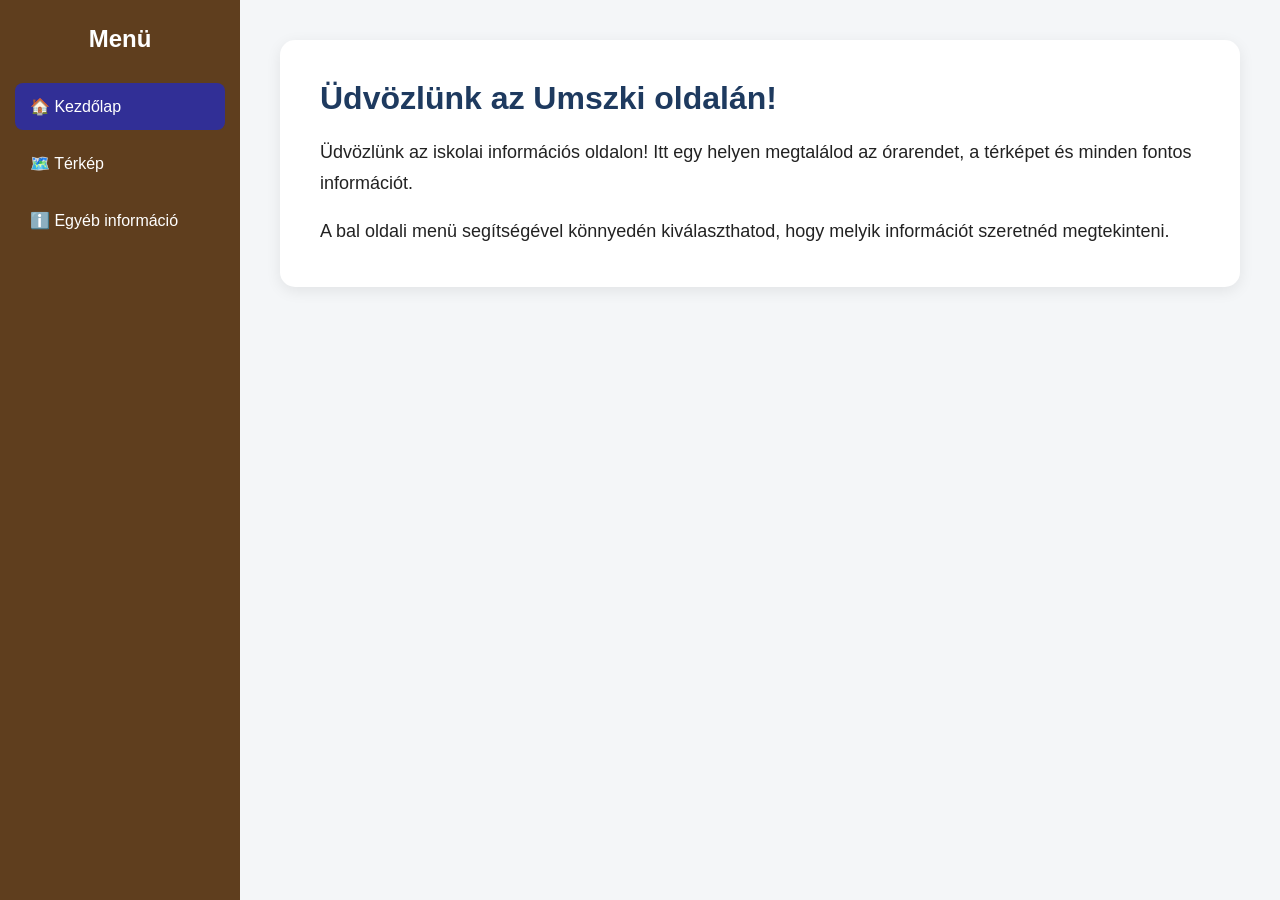
<file: html/index.html>
<!DOCTYPE html> <html lang="hu"> <head> <meta charset="UTF-8"> <meta name="viewport" content="width=device-width, initial-scale=1.0">
<title>Iskolai Információs Oldal</title>

<style>
    * {
        margin: 0;
        padding: 0;
        box-sizing: border-box;
        font-family: Arial, Helvetica, sans-serif;
    }

    html,
    body {
        min-height: 100%;
    }

    body {
        background-color: #f4f6f8;
        color: #222;
    }

    /* =========================
       BAL OLDALI MENÜ
    ========================= */

    .sidebar {
        position: fixed;
        top: 0;
        left: 0;
        width: 240px;
        height: 100vh;

        background: #5f3e1e;
        color: white;

        padding: 25px 15px;

        overflow-y: auto;
    }

    .sidebar h2 {
        text-align: center;
        margin-bottom: 30px;
        font-size: 24px;
    }

    .menu-button {
        display: block;

        width: 100%;
        padding: 14px 15px;
        margin-bottom: 10px;

        border: none;
        border-radius: 8px;

        background: transparent;
        color: white;

        text-align: left;
        font-size: 16px;

        cursor: pointer;

        transition: background-color 0.2s ease,
                    transform 0.2s ease;
    }

   

    .menu-button.active {
        background: #312f96;
    }

    /* =========================
       FŐ TARTALOM
    ========================= */

    .content {
        margin-left: 240px;
        width: calc(100% - 240px);
        min-height: 100vh;

        padding: 40px;
    }

    .page {
        display: none;
        animation: fadeIn 0.25s ease;
    }

    .page.active {
        display: block;
    }

    @keyframes fadeIn {
        from {
            opacity: 0;
            transform: translateY(5px);
        }

        to {
            opacity: 1;
            transform: translateY(0);
        }
    }

    /* =========================
       KEZDŐLAP
    ========================= */

    .welcome {
        background: white;

        padding: 40px;

        border-radius: 15px;

        box-shadow: 0 4px 15px rgba(0, 0, 0, 0.08);
    }

    .welcome h1 {
        color: #1e3a5f;
        margin-bottom: 20px;
        font-size: 32px;
    }

    .welcome p {
        font-size: 18px;
        line-height: 1.7;
    }

    /* =========================
       OLDALCÍMEK
    ========================= */

    .page h1 {
        color: #1e3a5f;
        margin-bottom: 20px;
    }

    /* =========================
       ÓRAREND
    ========================= */

    .table-container {
        width: 100%;
        overflow-x: auto;
        border-radius: 10px;
    }

    .schedule {
        width: 100%;
        min-width: 700px;

        border-collapse: collapse;

        background: white;

        box-shadow: 0 4px 15px rgba(0, 0, 0, 0.06);
    }

    .schedule th,
    .schedule td {
        padding: 15px;

        border: 1px solid #ddd;

        text-align: center;
    }

    .schedule th {
        background: #1e3a5f;
        color: white;
    }

    .schedule tbody tr:nth-child(even) {
        background: #f5f5f5;
    }

    .schedule tbody tr:hover {
        background: #eaf1f8;
    }

    /* =========================
       TÉRKÉP
    ========================= */

    .map {
        width: 100%;
        height: 500px;

        background: #dce6ed;

        border-radius: 15px;

        display: flex;
        justify-content: center;
        align-items: center;

        color: #555;
        font-size: 22px;

        box-shadow: 0 4px 15px rgba(0, 0, 0, 0.06);
    }

    .map-content {
        text-align: center;
    }

    .map-content .map-icon {
        display: block;
        font-size: 60px;
        margin-bottom: 15px;
    }

    /* =========================
       INFORMÁCIÓ
    ========================= */

    .info-box {
        background: white;

        padding: 30px;

        border-radius: 15px;

        box-shadow: 0 4px 15px rgba(0, 0, 0, 0.06);
    }

    .info-box h3 {
        color: #1e3a5f;
        margin-bottom: 15px;
    }

    .info-box p {
        margin-bottom: 10px;
        line-height: 1.7;
    }

    /* =========================
       MOBIL NÉZET
    ========================= */

    @media (max-width: 700px) {

        .sidebar {
            width: 190px;
            padding: 20px 10px;
        }

        .sidebar h2 {
            font-size: 20px;
        }

        .menu-button {
            font-size: 14px;
            padding: 12px;
        }

        .content {
            margin-left: 190px;
            width: calc(100% - 190px);

            padding: 20px;
        }

        .welcome {
            padding: 25px;
        }

        .welcome h1 {
            font-size: 26px;
        }

        .welcome p {
            font-size: 16px;
        }

        .map {
            height: 350px;
        }
    }

    /* EXTRA KIS KÉPERNYŐ */
    @media (max-width: 500px) {

        .sidebar {
            width: 150px;
        }

        .content {
            margin-left: 150px;
            width: calc(100% - 150px);
            padding: 15px;
        }

        .sidebar h2 {
            font-size: 18px;
        }

        .menu-button {
            font-size: 13px;
        }

        .welcome {
            padding: 20px;
        }
    }
</style>

</head> <body>
<!-- =========================
     BAL OLDALI MENÜ
========================= -->

<aside class="sidebar">

    <h2>Menü</h2>

    <button
        type="button"
        class="menu-button active"
        onclick="showPage('home', this)"
    >
        🏠 Kezdőlap
    </button>

 
    <button
        type="button"
        class="menu-button"
        onclick="showPage('map', this)"
    >
        🗺️ Térkép
    </button>

    <button
        type="button"
        class="menu-button"
        onclick="showPage('info', this)"
    >
        ℹ️ Egyéb információ
    </button>

</aside>


<!-- =========================
     FŐ TARTALOM
========================= -->

<main class="content">

    <!-- KEZDŐLAP -->

    <section id="home" class="page active">

        <div class="welcome">

            <h1>Üdvözlünk az Umszki oldalán!</h1>

            <p>
                Üdvözlünk az iskolai információs oldalon!
                Itt egy helyen megtalálod az órarendet,
                a térképet és minden fontos információt.
            </p>

            <br>

            <p>
                A bal oldali menü segítségével könnyedén
                kiválaszthatod, hogy melyik információt
                szeretnéd megtekinteni.
            </p>

        </div>

    </section>


    

    <!-- TÉRKÉP -->

    <section id="map" class="page">

        <h1>Térkép</h1>

        <div class="map">

            <div class="map-content">

                <span class="map-icon">🗺️</span>

                <p>
                    Ide kerül majd a térkép.
                </p>

                <p>
                    <small>
                        Később ide beilleszthető egy
                        interaktív térkép.
                    </small>
                </p>

            </div>

        </div>

    </section>


    <!-- EGYÉB INFORMÁCIÓ -->

    <section id="info" class="page">

        <h1>Egyéb információk</h1>

        <div class="info-box">

            <h3>Fontos információk</h3>

            <p>
                Ide kerülhetnek az iskola, épület vagy
                rendezvény fontos információi.
            </p>

         

            

        </div>

    </section>

</main>


<!-- =========================
     JAVASCRIPT
========================= -->

<script>

    function showPage(pageId, button) {

        // Az összes oldal elrejtése
        const pages = document.querySelectorAll(".page");

        pages.forEach(function(page) {
            page.classList.remove("active");
        });


        // A kiválasztott oldal megjelenítése
        const selectedPage = document.getElementById(pageId);

        if (selectedPage) {
            selectedPage.classList.add("active");
        }


        // Az összes menügomb inaktiválása
        const buttons = document.querySelectorAll(".menu-button");

        buttons.forEach(function(btn) {
            btn.classList.remove("active");
        });


        // A kiválasztott menügomb aktiválása
        if (button) {
            button.classList.add("active");
        }

    }

</script>

</body> </html>
</file>
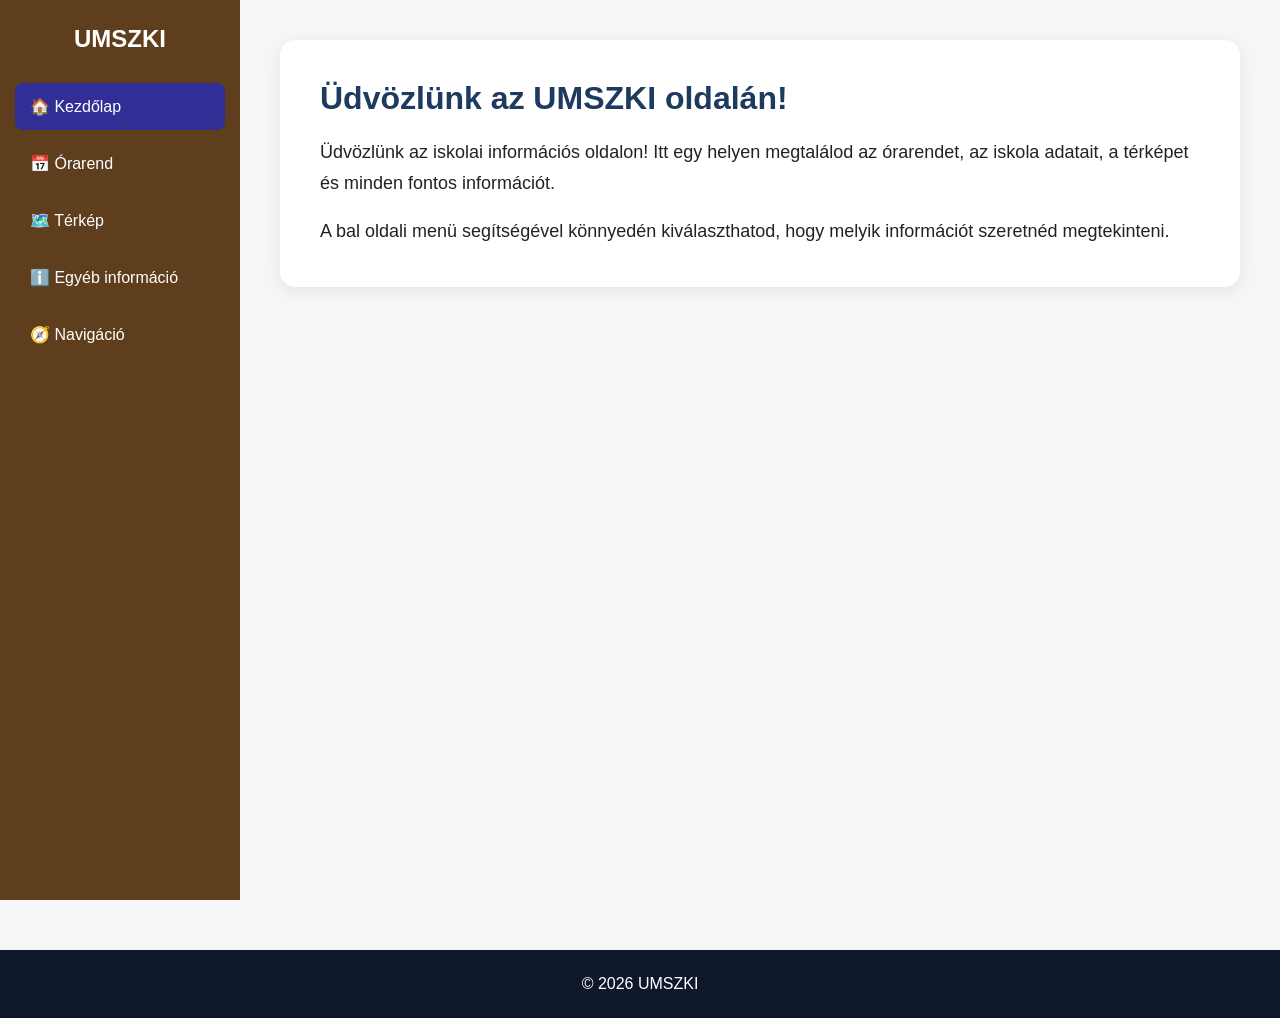
<file: 2.0/kkkk.html>
<!DOCTYPE html>
<html lang="hu">

<head>

    <meta charset="UTF-8">
    <meta name="viewport" content="width=device-width, initial-scale=1.0">

    <title>UMSZKI - Iskolai Információs Oldal</title>

    <style>

        * {
            margin: 0;
            padding: 0;
            box-sizing: border-box;
            font-family: Arial, Helvetica, sans-serif;
        }

        html,
        body {
            min-height: 100%;
        }

        body {
            background: #f4f6f8;
            color: #222;
        }


        /* =====================================================
           BAL OLDALI MENÜ
        ===================================================== */

        .sidebar {
            position: fixed;
            top: 0;
            left: 0;

            width: 240px;
            height: 100vh;

            background: #5f3e1e;
            color: white;

            padding: 25px 15px;

            overflow-y: auto;

            z-index: 1000;
        }

        .sidebar h2 {
            text-align: center;
            margin-bottom: 30px;
            font-size: 24px;
        }

        .menu-button {
            display: block;

            width: 100%;

            padding: 14px 15px;

            margin-bottom: 10px;

            border: none;
            border-radius: 8px;

            background: transparent;
            color: white;

            text-align: left;

            font-size: 16px;

            cursor: pointer;

            transition:
                background-color 0.2s ease,
                transform 0.2s ease;
        }

        .menu-button:hover {
            background: #7a542c;
        }

        .menu-button.active {
            background: #312f96;
        }


        /* =====================================================
           FŐ TARTALOM
        ===================================================== */

        .content {
            margin-left: 240px;

            width: calc(100% - 240px);

            min-height: 100vh;

            padding: 40px;
        }

        .page {
            display: none;

            animation: fadeIn 0.25s ease;
        }

        .page.active {
            display: block;
        }

        @keyframes fadeIn {

            from {
                opacity: 0;
                transform: translateY(5px);
            }

            to {
                opacity: 1;
                transform: translateY(0);
            }

        }


        /* =====================================================
           KEZDŐLAP
        ===================================================== */

        .welcome {
            background: white;

            padding: 40px;

            border-radius: 15px;

            box-shadow:
                0 4px 15px rgba(0, 0, 0, 0.08);
        }

        .welcome h1 {
            color: #1e3a5f;

            margin-bottom: 20px;

            font-size: 32px;
        }

        .welcome p {
            font-size: 18px;

            line-height: 1.7;
        }


        /* =====================================================
           OLDALCÍMEK
        ===================================================== */

        .page > h1 {
            color: #1e3a5f;

            margin-bottom: 20px;
        }


        /* =====================================================
           ISKOLA INFORMÁCIÓ
        ===================================================== */

        .school-info {
            display: grid;

            grid-template-columns:
                repeat(auto-fit, minmax(230px, 1fr));

            gap: 15px;
        }

        .info-card {
            background: white;

            padding: 20px;

            border-radius: 12px;

            border-left: 5px solid #0284c7;

            box-shadow:
                0 4px 15px rgba(0, 0, 0, 0.06);
        }

        .info-card strong {
            display: block;

            color: #0369a1;

            margin-bottom: 8px;
        }


        /* =====================================================
           ÓRAREND
        ===================================================== */

        .schedule-box {
            background: white;

            padding: 30px;

            border-radius: 15px;

            box-shadow:
                0 4px 15px rgba(0, 0, 0, 0.08);
        }

        .controls {
            display: flex;

            flex-wrap: wrap;

            align-items: center;

            gap: 12px;

            margin-bottom: 25px;
        }

        .controls label {
            font-weight: bold;

            color: #1e3a5f;
        }

        select,
        input {
            padding: 12px 15px;

            border: 1px solid #cbd5e1;

            border-radius: 8px;

            font-size: 15px;

            outline: none;

            background: white;
        }

        select:focus,
        input:focus {
            border-color: #0284c7;

            box-shadow:
                0 0 0 3px rgba(2, 132, 199, 0.1);
        }

        .table-container {
            width: 100%;

            overflow-x: auto;
        }

        table {
            width: 100%;

            border-collapse: collapse;

            min-width: 850px;
        }

        th {
            background: #0284c7;

            color: white;

            padding: 15px;
        }

        td {
            padding: 14px;

            text-align: center;

            border-bottom:
                1px solid #e2e8f0;
        }

        tr:hover td {
            background: #f0f9ff;
        }

        .ora {
            font-weight: bold;

            color: #0369a1;
        }

        .idopont {
            white-space: nowrap;

            font-weight: bold;
        }

        .tantargy {
            font-weight: bold;
        }


        /* =====================================================
           KÁRTYÁK
        ===================================================== */

        .card-grid {
            display: grid;

            grid-template-columns:
                repeat(auto-fit, minmax(230px, 1fr));

            gap: 18px;
        }

        .card {
            background: white;

            padding: 20px;

            border-radius: 12px;

            border-left: 5px solid #0284c7;

            transition: 0.2s;

            box-shadow:
                0 4px 15px rgba(0, 0, 0, 0.05);
        }

        .card:hover {
            transform: translateY(-4px);

            box-shadow:
                0 8px 20px rgba(0, 0, 0, 0.1);
        }

        .card h3 {
            color: #0369a1;

            margin-bottom: 10px;
        }

        .card p {
            color: #475569;

            margin-top: 6px;
        }

        .badge {
            display: inline-block;

            background: #e0f2fe;

            color: #0369a1;

            padding: 5px 9px;

            border-radius: 20px;

            font-size: 13px;

            margin-top: 10px;
        }

        .search {
            width: 100%;

            margin-bottom: 15px;
        }

        .count {
            color: #64748b;

            margin-bottom: 15px;
        }


        /* =====================================================
           TÉRKÉP
        ===================================================== */

        .map {
            width: 100%;

            height: 500px;

            background: #dce6ed;

            border-radius: 15px;

            display: flex;

            justify-content: center;

            align-items: center;

            color: #555;

            font-size: 22px;

            box-shadow:
                0 4px 15px rgba(0, 0, 0, 0.06);
        }

        .map-content {
            text-align: center;
        }

        .map-icon {
            display: block;

            font-size: 60px;

            margin-bottom: 15px;
        }


        /* =====================================================
           INFORMÁCIÓ
        ===================================================== */

        .info-box {
            background: white;

            padding: 30px;

            border-radius: 15px;

            box-shadow:
                0 4px 15px rgba(0, 0, 0, 0.06);
        }

        .info-box h3 {
            color: #1e3a5f;

            margin-bottom: 15px;
        }

        .info-box p {
            margin-bottom: 10px;

            line-height: 1.7;
        }


        /* =====================================================
           NAVIGÁCIÓ
        ===================================================== */

        .navigation-box {
            background: white;

            padding: 30px;

            border-radius: 15px;

            box-shadow:
                0 4px 15px rgba(0, 0, 0, 0.06);
        }

        .navigation-box h3 {
            color: #1e3a5f;

            margin-bottom: 15px;
        }

        .route-button {
            display: block;

            width: 100%;

            max-width: 400px;

            padding: 15px;

            margin-top: 12px;

            border: none;

            border-radius: 8px;

            background: #312f96;

            color: white;

            font-size: 16px;

            cursor: pointer;
        }

        .route-button:hover {
            background: #252477;
        }


        /* =====================================================
           FOOTER
        ===================================================== */

        footer {
            background: #0f172a;

            color: white;

            text-align: center;

            padding: 25px;

            margin-top: 50px;
        }


        /* =====================================================
           MOBIL
        ===================================================== */

        @media (max-width: 700px) {

            .sidebar {
                width: 190px;

                padding: 20px 10px;
            }

            .sidebar h2 {
                font-size: 20px;
            }

            .menu-button {
                font-size: 14px;

                padding: 12px;
            }

            .content {
                margin-left: 190px;

                width: calc(100% - 190px);

                padding: 20px;
            }

            .welcome {
                padding: 25px;
            }

            .welcome h1 {
                font-size: 26px;
            }

            .welcome p {
                font-size: 16px;
            }

            .schedule-box {
                padding: 20px;
            }

            .map {
                height: 350px;
            }

        }


        /* =====================================================
           EXTRA KIS KÉPERNYŐ
        ===================================================== */

        @media (max-width: 500px) {

            .sidebar {
                width: 150px;
            }

            .content {
                margin-left: 150px;

                width: calc(100% - 150px);

                padding: 15px;
            }

            .sidebar h2 {
                font-size: 18px;
            }

            .menu-button {
                font-size: 13px;
            }

            .welcome {
                padding: 20px;
            }

        }

    </style>

</head>


<body>


    <!-- =====================================================
         BAL OLDALI MENÜ
    ===================================================== -->

    <aside class="sidebar">

        <h2>UMSZKI</h2>


        <button
            type="button"
            class="menu-button active"
            onclick="showPage('home', this)"
        >
            🏠 Kezdőlap
        </button>


        <button
            type="button"
            class="menu-button"
            onclick="showPage('orarend', this)"
        >
            📅 Órarend
        </button>


        <button
            type="button"
            class="menu-button"
            onclick="showPage('map', this)"
        >
            🗺️ Térkép
        </button>


        <button
            type="button"
            class="menu-button"
            onclick="showPage('info', this)"
        >
            ℹ️ Egyéb információ
        </button>


        <button
            type="button"
            class="menu-button"
            onclick="showPage('nav', this)"
        >
            🧭 Navigáció
        </button>

    </aside>


    <!-- =====================================================
         FŐ TARTALOM
    ===================================================== -->

    <main class="content">


        <!-- =================================================
             KEZDŐLAP
        ================================================= -->

        <section id="home" class="page active">

            <div class="welcome">

                <h1>
                    Üdvözlünk az UMSZKI oldalán!
                </h1>

                <p>
                    Üdvözlünk az iskolai információs oldalon!
                    Itt egy helyen megtalálod az órarendet,
                    az iskola adatait, a térképet és minden
                    fontos információt.
                </p>

                <br>

                <p>
                    A bal oldali menü segítségével könnyedén
                    kiválaszthatod, hogy melyik információt
                    szeretnéd megtekinteni.
                </p>

            </div>

        </section>


        <!-- =================================================
             ÓRAREND
        ================================================= -->

        <section id="orarend" class="page">

            <h1>
                📅 Órarend
            </h1>


            <div class="schedule-box">

                <div class="controls">

                    <label for="osztaly">
                        Osztály:
                    </label>

                    <select id="osztaly"></select>


                    <label for="nap">
                        Nap:
                    </label>

                    <select id="nap">

                        <option value="hetfo">
                            Hétfő
                        </option>

                        <option value="kedd">
                            Kedd
                        </option>

                        <option value="szerda">
                            Szerda
                        </option>

                        <option value="csutortok">
                            Csütörtök
                        </option>

                        <option value="pentek">
                            Péntek
                        </option>

                    </select>

                </div>


                <div
                    id="orarendTabla"
                    class="table-container">
                </div>

            </div>


            <!-- OSZTÁLYOK -->

            <div
                style="
                    background:white;
                    margin-top:25px;
                    padding:30px;
                    border-radius:15px;
                    box-shadow:0 4px 15px rgba(0,0,0,.08);
                "
            >

                <h2>
                    👨‍🎓 Osztályok
                </h2>

                <input
                    class="search"
                    type="text"
                    id="osztalyKereses"
                    placeholder="Osztály keresése..."
                >

                <p
                    class="count"
                    id="osztalyDarab">
                </p>

                <div
                    id="osztalyLista"
                    class="card-grid">
                </div>

            </div>


            <!-- TANÁROK -->

            <div
                style="
                    background:white;
                    margin-top:25px;
                    padding:30px;
                    border-radius:15px;
                    box-shadow:0 4px 15px rgba(0,0,0,.08);
                "
            >

                <h2>
                    👨‍🏫 Tanárok
                </h2>

                <input
                    class="search"
                    type="text"
                    id="tanarKereses"
                    placeholder="Tanár keresése..."
                >

                <p
                    class="count"
                    id="tanarDarab">
                </p>

                <div
                    id="tanarLista"
                    class="card-grid">
                </div>

            </div>


            <!-- TERMEK -->

            <div
                style="
                    background:white;
                    margin-top:25px;
                    padding:30px;
                    border-radius:15px;
                    box-shadow:0 4px 15px rgba(0,0,0,.08);
                "
            >

                <h2>
                    🚪 Termek
                </h2>

                <input
                    class="search"
                    type="text"
                    id="teremKereses"
                    placeholder="Terem vagy név keresése..."
                >

                <p
                    class="count"
                    id="teremDarab">
                </p>

                <div
                    id="teremLista"
                    class="card-grid">
                </div>

            </div>

        </section>


        <!-- =================================================
             TÉRKÉP
        ================================================= -->

        <section id="map" class="page">

            <h1>
                🗺️ Térkép
            </h1>


            <div class="map">

                <div class="map-content">

                    <span class="map-icon">
                        🗺️
                    </span>

                    <p>
                        Ide kerül majd az iskola térképe.
                    </p>

                    <br>

                    <p>
                        <small>
                            Később ide beilleszthető
                            egy interaktív térkép.
                        </small>
                    </p>

                </div>

            </div>

        </section>


        <!-- =================================================
             EGYÉB INFORMÁCIÓ
        ================================================= -->

        <section id="info" class="page">

            <h1>
                ℹ️ Egyéb információ
            </h1>


            <div class="info-box">

                <h3>
                    🏫 Iskola adatai
                </h3>


                <div class="school-info">

                    <div class="info-card">

                        <strong>
                            Iskola
                        </strong>

                        BMSZC Újpesti Két Tanítási Nyelvű
                        Műszaki Technikum

                    </div>


                    <div class="info-card">

                        <strong>
                            📍 Cím
                        </strong>

                        Görgey Artúr utca 26.<br>
                        1041 Budapest, Hungary

                    </div>


                    <div class="info-card">

                        <strong>
                            📧 E-mail
                        </strong>

                        umszki@umszki.hu

                    </div>


                    <div class="info-card">

                        <strong>
                            📞 Telefon
                        </strong>

                        +36 1 369 6755

                    </div>


                    <div class="info-card">

                        <strong>
                            💻 Rendszer
                        </strong>

                        aSc EduPage

                    </div>

                </div>

            </div>


            <br>


            <div class="info-box">

                <h3>
                    📌 Fontos információk
                </h3>

                <p>
                    Ezen az oldalon megtalálható az iskola
                    órarendje, az osztályok, a tanárok és
                    a termek listája.
                </p>

                <p>
                    A bal oldali menü segítségével lehet
                    váltani az egyes oldalak között.
                </p>

            </div>

        </section>


        <!-- =================================================
             NAVIGÁCIÓ
        ================================================= -->

        <section id="nav" class="page">

            <h1>
                🧭 Navigáció
            </h1>


            <div class="navigation-box">

                <h3>
                    Útvonal kiválasztása
                </h3>


                <p>
                    Itt később kiválaszthatod,
                    hogy melyik teremhez szeretnél
                    eljutni.
                </p>


                <button
                    class="route-button"
                    onclick="showPage('map')"
                >
                    🗺️ Térkép megnyitása
                </button>

            </div>

        </section>

    </main>


    <!-- =====================================================
         FOOTER
    ===================================================== -->

    <footer>

        <p>
            © 2026 UMSZKI
        </p>

    </footer>


    <!-- =====================================================
         JAVASCRIPT
    ===================================================== -->

    <script>


        /* =================================================
           OLDALVÁLTÁS
        ================================================= */

        function showPage(pageId, button) {

            const pages =
                document.querySelectorAll(".page");


            pages.forEach(function(page) {

                page.classList.remove("active");

            });


            const selectedPage =
                document.getElementById(pageId);


            if (selectedPage) {

                selectedPage.classList.add("active");

            }


            const buttons =
                document.querySelectorAll(".menu-button");


            buttons.forEach(function(btn) {

                btn.classList.remove("active");

            });


            if (button) {

                button.classList.add("active");

            }


            window.scrollTo({
                top: 0,
                behavior: "smooth"
            });

        }


        /* =================================================
           OSZTÁLYOK
        ================================================= */

        const osztalyok = [

            "9/Kny B-F",
            "9/Kny C",

            "9.A-M",
            "9.B",
            "9.C",
            "9.D",
            "9.J",
            "9.F",
            "9.G",

            "10.A",
            "10.M",
            "10.B",
            "10.C",
            "10.D",
            "10.F",
            "10.G",

            "11.A_AUT",
            "11.A_ELT",
            "11.B_AUT",
            "11.B_ELT",
            "11.C_IRAÜ",
            "11.C_SZFT",
            "11.D_IRAÜ",
            "11.D_SZFT",
            "11.I_IRAÜ",
            "11.I_SZFT",
            "11.E",
            "11.F_GT",
            "11.F_GépT",
            "11.G_GT",
            "11.G_GépT",
            "11.G_MT",

            "12.A_AUT",
            "12.A_ELT",
            "12.B_AUT",
            "12.B_ELT",
            "12.V_AUT",
            "12.V_ELT",
            "12.C_IRAÜ",
            "12.C_SZFT",
            "12.D_IRAÜ",
            "12.D_SZFT",
            "12.I_IRAÜ",
            "12.I_SZFT",
            "12.E",
            "12.F",
            "12.M",
            "12.G_MT",
            "12.G_GépT",

            "13.A_AUT",
            "13.A_ELT",
            "13.B_AUT",
            "13.B_ELT",
            "13.C",
            "13.D",
            "13.I",
            "13.E",
            "13.F",
            "13.G",

            "Ksz/12.CN"

        ];


        /* =================================================
           TANÁROK
        ================================================= */

        const tanarok = [

            "Adyné Kulcsár Enikő",
            "Andorfer János",
            "Bakai Andrea",
            "Barabás Botond",
            "Baranné Hajdu Krisztina",
            "Baross Márk",
            "Barta Ilona",
            "Barta Zoltán",
            "Batóné Schulcz Ágnes",
            "Bézi Barbara",
            "Bíró Ildikó",
            "Bodahelyi Éva",
            "Bodó Antal",
            "Böröczi Botond",
            "Braun Éva",
            "Buczkó Orsolya",
            "Burai István",
            "Bütösi Tamás",
            "Csákfalvi Andrea",
            "Demeter Alexander",
            "Dobai Barna",
            "Drofti Endre",
            "Eördögh Imre",
            "Erdei Éva",
            "Farkas Ferenc",
            "Fresz Péter",
            "Frink Anikó",
            "Gera Ildikó",
            "Gulyás Ildikó",
            "Hargitai Péter",
            "Horváth János",
            "Horváth Zoltán",
            "Iván Tünde",
            "Janusas Christopher Martynas",
            "Juhász Róbert",
            "Karácsony Éva",
            "Karikó-Tóth Tamás",
            "Kerekes Ottó",
            "Keresztfalvi Katalin",
            "Kis András",
            "Kiss Csaba",
            "Kluka Norbert",
            "Kollár Zsófia",
            "Kormos Gabriella",
            "Kovács Ferenc",
            "Kovács János",
            "Kozma Dávid",
            "Kriston Aranka",
            "Kriston Dávid",
            "Kudron Csaba",
            "Kurdi Mónika",
            "Lakatos Tibor",
            "Lehotzky Tibor",
            "Mackovic Andrea",
            "Magyar Róbert",
            "Matiscsák Zsuzsanna",
            "Mészáros Péter",
            "Mik Ibolya",
            "Molnár Eszter",
            "Molnárné Ettelt Andrea",
            "Nagy Annamária",
            "Nagy Ferenc",
            "Nagy Henrietta",
            "Nagy Krisztina",
            "Nánási Gabriella",
            "Nemes Szabina",
            "Némethné Pallós Stefánia",
            "Pócsik Fruzsina",
            "Prófusz Magdolna",
            "Puchreiner Márk",
            "Roszkopf Helga",
            "Schemadovics Zoltán",
            "Schilling Ferenc",
            "Schmieder László",
            "Schuch-Takács Tímea",
            "Seyfried Katalin",
            "Soósné Varga Rozália",
            "Szabó Kristóf",
            "Szabó Zsuzsanna",
            "Szász Dániel",
            "Szőcs Vilmos",
            "Szöllösi Brigitta",
            "Takács Lilien",
            "Tikász András",
            "Tóth Irén",
            "Tősér Tamás",
            "Udvary Balázs",
            "Vadai Tamás",
            "Varga Artúr",
            "Varga László",
            "Végh Károly",
            "Vidovenyecz Anikó",
            "Vidra András",
            "Widder László",
            "Würfel Balázs",
            "Zabari Tibor",
            "Zachár Judit",
            "Zettisné Németh Ivett",
            "Ziegler Tünd"

        ];


        /* =================================================
           TERMEK
        ================================================= */

        const termek = [

            { szam: "4", nev: "" },
            { szam: "5", nev: "Kluka Norbert" },
            { szam: "9", nev: "Bézi Barbara" },
            { szam: "10", nev: "Elektronika" },
            { szam: "11", nev: "Barta Zoltán" },
            { szam: "14", nev: "Karikó-Tóth Tamás" },
            { szam: "16", nev: "Kiss Csaba" },
            { szam: "17", nev: "Varga Artúr" },
            { szam: "30", nev: "Vidra András" },
            { szam: "31", nev: "Kriston Aranka" },
            { szam: "33", nev: "Schmieder László" },
            { szam: "34", nev: "Nagy Ferenc" },
            { szam: "39", nev: "Gépész" },
            { szam: "44", nev: "Juhász Róbert" },
            { szam: "46", nev: "NYÁK Labor" },
            { szam: "47", nev: "Fresz Péter" },
            { szam: "48", nev: "Varga László" },
            { szam: "52", nev: "Vadai Tamás" },
            { szam: "57", nev: "Zabari Tibor" },
            { szam: "58", nev: "" },
            { szam: "59", nev: "Schilling Ferenc" },
            { szam: "60", nev: "" },
            { szam: "60E", nev: "" },
            { szam: "63", nev: "Kriston Dávid" },

            { szam: "113", nev: "Tanácsterem" },
            { szam: "117", nev: "Seyfried Katalin" },
            { szam: "119", nev: "Mackovic Andrea" },
            { szam: "122", nev: "Schuch-Takács Tímea" },
            { szam: "124", nev: "Tóth Irén" },
            { szam: "126", nev: "Nagy Annamária" },
            { szam: "127", nev: "Bakai Andrea" },
            { szam: "129", nev: "Pócsik Fruzsina" },
            { szam: "130", nev: "Kovács János" },
            { szam: "131", nev: "Bíró Ildikó" },
            { szam: "136", nev: "Szabó Zsuzsanna" },
            { szam: "137", nev: "Varga László" },
            { szam: "138", nev: "Demeter Alexander" },
            { szam: "139", nev: "Horváth Zoltán" },
            { szam: "143", nev: "Pneumatika" },
            { szam: "147", nev: "Kudron Csaba" },
            { szam: "148", nev: "Horváth Zoltán" },
            { szam: "149", nev: "" },

            { szam: "181", nev: "Bodahelyi Éva" },
            { szam: "182", nev: "Hegyiné Z. Szilvia" },
            { szam: "183", nev: "" },
            { szam: "184", nev: "Nagy Krisztina" },
            { szam: "186", nev: "Barta Ilona" },
            { szam: "187", nev: "" },
            { szam: "191", nev: "Gulyás Ildikó" },
            { szam: "194", nev: "Karácsony Éva" },
            { szam: "195", nev: "Kovács Ferenc" },
            { szam: "196", nev: "Soósné V. Lia" },

            { szam: "201", nev: "Adyné K. Enikő" },
            { szam: "203", nev: "Buczkó Orsolya" },
            { szam: "204", nev: "Szöllösi Brigitta" },
            { szam: "208", nev: "Végh Károly" },
            { szam: "210", nev: "Bodó Antal" },
            { szam: "211", nev: "Braun Éva" },
            { szam: "212", nev: "Kormos Gabriella" },
            { szam: "214", nev: "Molnár Eszter" },
            { szam: "218", nev: "Widder László" },
            { szam: "219", nev: "Tikász András" },
            { szam: "221", nev: "Némethné P. Stefánia" },
            { szam: "222", nev: "Gera Ildikó" },
            { szam: "223", nev: "Zachár Judit" },
            { szam: "233", nev: "Prófusz Magdolna" },
            { szam: "235", nev: "Lakatos Tibor" },
            { szam: "236", nev: "Drofti Endre" },
            { szam: "237", nev: "Kollár Zsófia" },
            { szam: "240", nev: "Erdei Éva" },
            { szam: "254", nev: "Gépész" },
            { szam: "255", nev: "Gépész" },
            { szam: "256", nev: "Informatika" },
            { szam: "265", nev: "" },
            { szam: "266", nev: "Informatika" },

            { szam: "302", nev: "Nánási Gabriella" },
            { szam: "303", nev: "Batóné S. Ágnes" },
            { szam: "305", nev: "Baranné H. Krisztina" },
            { szam: "306", nev: "Keresztfalvi Katalin" },

            { szam: "Könyvtár", nev: "" },

            { szam: "Testnevelés 1", nev: "" },
            { szam: "Testnevelés 2", nev: "" },
            { szam: "Testnevelés 3", nev: "" },
            { szam: "Testnevelés 4", nev: "" },

            { szam: "Duális", nev: "" }

        ];


        /* =================================================
           ÓRAIDŐK
        ================================================= */

        const oraIdopontok = [

            ["1. óra", "08:00", "08:45"],
            ["2. óra", "08:55", "09:40"],
            ["3. óra", "09:50", "10:35"],
            ["4. óra", "10:45", "11:30"],
            ["5. óra", "11:40", "12:25"],
            ["6. óra", "12:35", "13:20"],
            ["7. óra", "13:30", "14:15"],
            ["8. óra", "14:25", "15:10"]

        ];


        const napok = [
            "hetfo",
            "kedd",
            "szerda",
            "csutortok",
            "pentek"
        ];


        /* =================================================
           ÓRAREND
        ================================================= */

        const orarend = {};


        osztalyok.forEach(function(osztaly) {

            orarend[osztaly] = {};


            napok.forEach(function(nap) {

                orarend[osztaly][nap] =
                    oraIdopontok.map(function(ora) {

                        return {

                            ora: ora[0],

                            kezdes: ora[1],

                            vege: ora[2],

                            tantargy: "",

                            tanar: "",

                            terem: ""

                        };

                    });

            });

        });


        /* =================================================
           PÉLDA ÓRAADATOK
           
           Ezeket később egyszerűen ki lehet cserélni
           valódi órarend adatokra.
        ================================================= */

        const peldaOrak = [

            ["Matematika", "Kovács Ferenc", "101"],
            ["Angol", "Tóth Irén", "105"],
            ["Informatika", "Szabó Kristóf", "256"],
            ["Történelem", "Nagy Ferenc", "203"],
            ["Fizika", "Kiss Csaba", "204"],
            ["Magyar", "Nagy Krisztina", "201"],
            ["Testnevelés", "Horváth Zoltán", "Testnevelés 1"],
            ["Programozás", "Kluka Norbert", "266"]

        ];


        /* =================================================
           ÓRAREND FELTÖLTÉSE
        ================================================= */

        osztalyok.forEach(function(osztaly) {

            napok.forEach(function(nap) {

                orarend[osztaly][nap].forEach(
                    function(ora, index) {

                        const adat =
                            peldaOrak[index % peldaOrak.length];


                        ora.tantargy = adat[0];

                        ora.tanar = adat[1];

                        ora.terem = adat[2];

                    }
                );

            });

        });


        /* =================================================
           OSZTÁLY SELECT FELTÖLTÉSE
        ================================================= */

        const osztalySelect =
            document.getElementById("osztaly");


        osztalyok.forEach(function(osztaly) {

            const option =
                document.createElement("option");


            option.value = osztaly;

            option.textContent = osztaly;


            osztalySelect.appendChild(option);

        });


        /* =================================================
           ÓRAREND MEGJELENÍTÉSE
        ================================================= */

        const napSelect =
            document.getElementById("nap");


        const tabla =
            document.getElementById("orarendTabla");


        function mutatOrarend() {

            const osztaly =
                osztalySelect.value;


            const nap =
                napSelect.value;


            const adatok =
                orarend[osztaly][nap];


            let html = `

                <table>

                    <thead>

                        <tr>

                            <th>Óra</th>

                            <th>Időpont</th>

                            <th>Tantárgy</th>

                            <th>Tanár</th>

                            <th>Terem</th>

                        </tr>

                    </thead>

                    <tbody>

            `;


            adatok.forEach(function(ora) {

                html += `

                    <tr>

                        <td class="ora">
                            ${ora.ora}
                        </td>

                        <td class="idopont">
                            ${ora.kezdes} – ${ora.vege}
                        </td>

                        <td class="tantargy">
                            ${ora.tantargy}
                        </td>

                        <td>
                            👨‍🏫 ${ora.tanar}
                        </td>

                        <td>
                            🚪 ${ora.terem}
                        </td>

                    </tr>

                `;

            });


            html += `

                    </tbody>

                </table>

            `;


            tabla.innerHTML = html;

        }


        osztalySelect.addEventListener(
            "change",
            mutatOrarend
        );


        napSelect.addEventListener(
            "change",
            mutatOrarend
        );


        /* =================================================
           OSZTÁLYLISTA
        ================================================= */

        const osztalyLista =
            document.getElementById("osztalyLista");


        const osztalyDarab =
            document.getElementById("osztalyDarab");


        function mutatOsztalyokat(kereses = "") {

            const eredmeny =
                osztalyok.filter(function(osztaly) {

                    return osztaly
                        .toLowerCase()
                        .includes(
                            kereses.toLowerCase()
                        );

                });


            osztalyDarab.textContent =
                `${eredmeny.length} osztály`;


            osztalyLista.innerHTML =
                eredmeny.map(function(osztaly) {

                    return `

                        <div class="card">

                            <h3>
                                👨‍🎓 ${osztaly}
                            </h3>

                            <p>
                                Az osztály órarendjének
                                megtekintése.
                            </p>

                            <span class="badge">
                                Osztály
                            </span>

                        </div>

                    `;

                }).join("");

        }


        document
            .getElementById("osztalyKereses")
            .addEventListener(
                "input",
                function(event) {

                    mutatOsztalyokat(
                        event.target.value
                    );

                }
            );


        /* =================================================
           TANÁRLISTA
        ================================================= */

        const tanarLista =
            document.getElementById("tanarLista");


        const tanarDarab =
            document.getElementById("tanarDarab");


        function mutatTanarokat(kereses = "") {

            const eredmeny =
                tanarok.filter(function(tanar) {

                    return tanar
                        .toLowerCase()
                        .includes(
                            kereses.toLowerCase()
                        );

                });


            tanarDarab.textContent =
                `${eredmeny.length} tanár`;


            tanarLista.innerHTML =
                eredmeny.map(function(tanar) {

                    return `

                        <div class="card">

                            <h3>
                                👨‍🏫 ${tanar}
                            </h3>

                            <p>
                                UMSZKI tanár
                            </p>

                            <span class="badge">
                                Tanár
                            </span>

                        </div>

                    `;

                }).join("");

        }


        document
            .getElementById("tanarKereses")
            .addEventListener(
                "input",
                function(event) {

                    mutatTanarokat(
                        event.target.value
                    );

                }
            );


        /* =================================================
           TEREMLISTA
        ================================================= */

        const teremLista =
            document.getElementById("teremLista");


        const teremDarab =
            document.getElementById("teremDarab");


        function mutatTermeket(kereses = "") {

            const eredmeny =
                termek.filter(function(terem) {

                    const keresheto =
                        `${terem.szam} ${terem.nev}`
                            .toLowerCase();


                    return keresheto.includes(
                        kereses.toLowerCase()
                    );

                });


            teremDarab.textContent =
                `${eredmeny.length} terem`;


            teremLista.innerHTML =
                eredmeny.map(function(terem) {

                    return `

                        <div class="card">

                            <h3>
                                🚪 ${terem.szam}
                            </h3>

                            ${
                                terem.nev
                                ? `<p>${terem.nev}</p>`
                                : `<p>Nincs megadott név</p>`
                            }

                            <span class="badge">
                                Terem
                            </span>

                        </div>

                    `;

                }).join("");

        }


        document
            .getElementById("teremKereses")
            .addEventListener(
                "input",
                function(event) {

                    mutatTermeket(
                        event.target.value
                    );

                }
            );


        /* =================================================
           INDÍTÁS
        ================================================= */

        mutatOrarend();

        mutatOsztalyokat();

        mutatTanarokat();

        mutatTermeket();

    </script>


</body>

</html>
</file>
